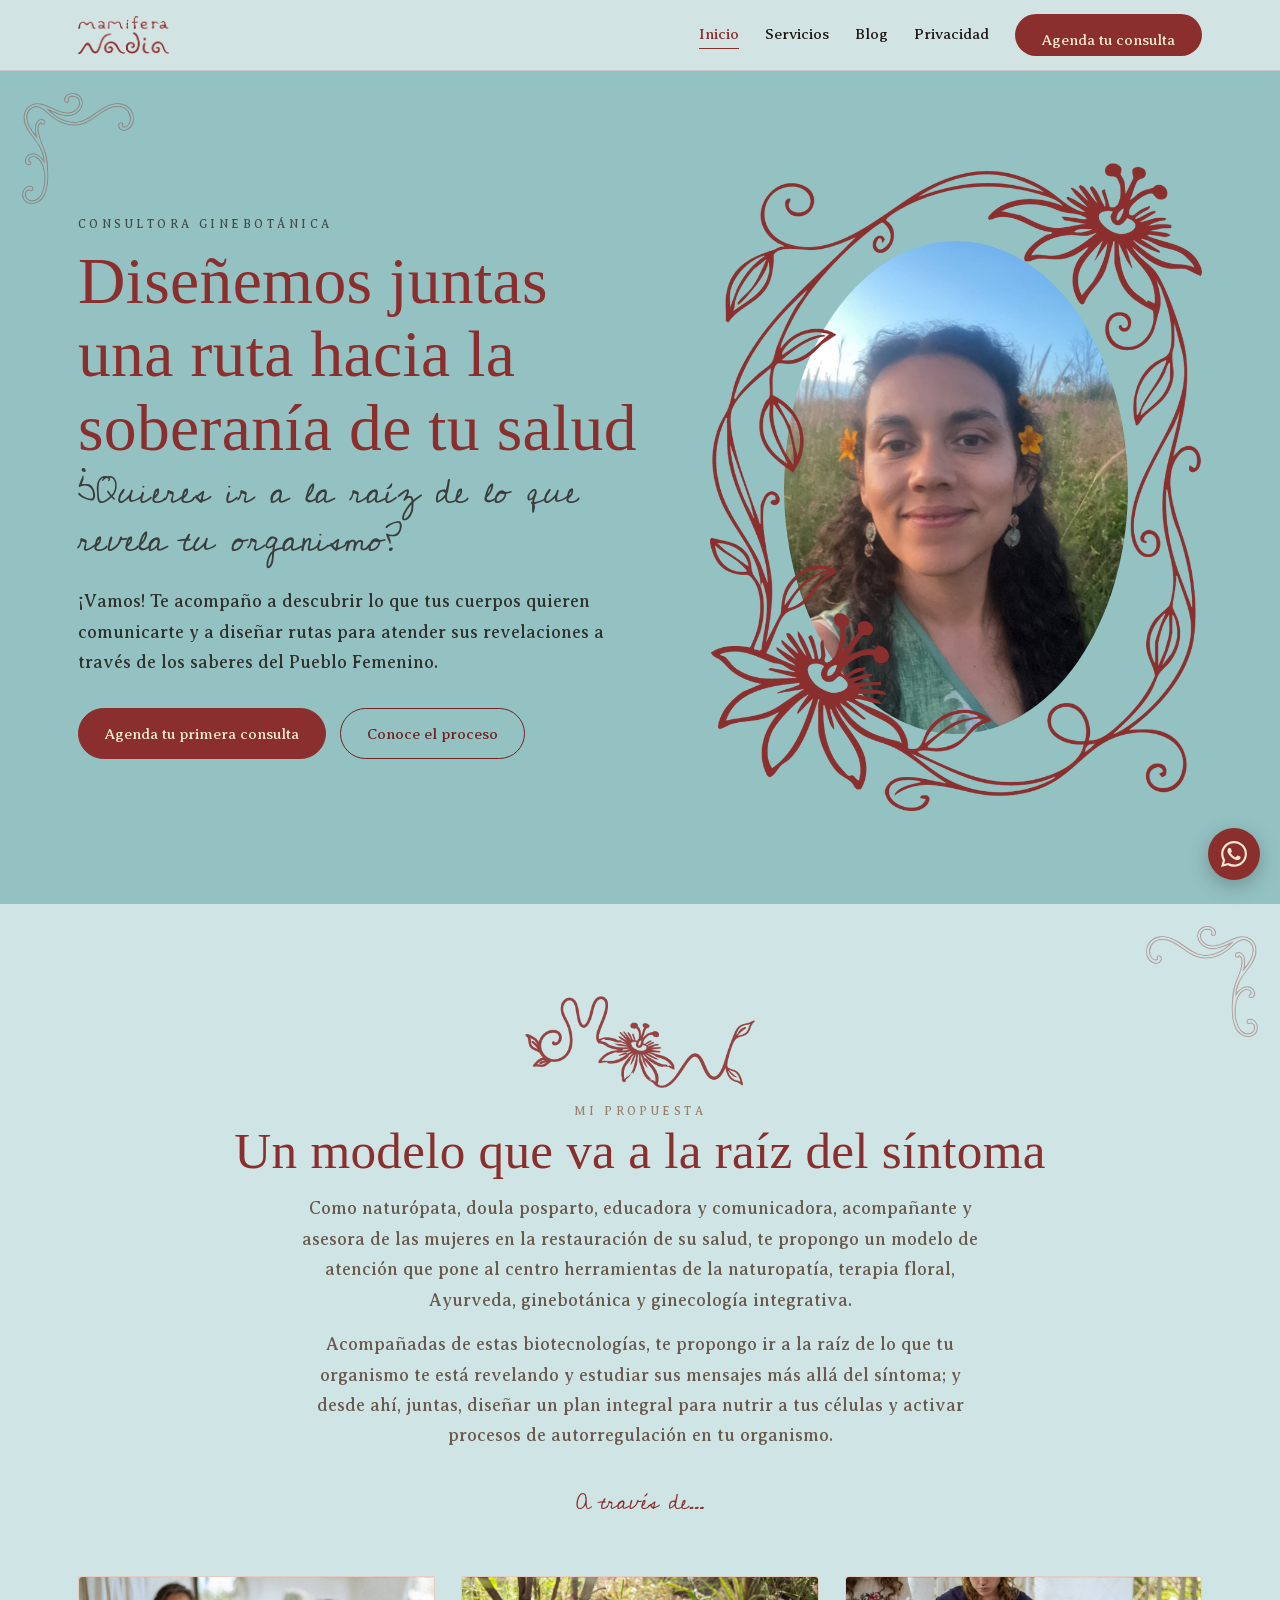
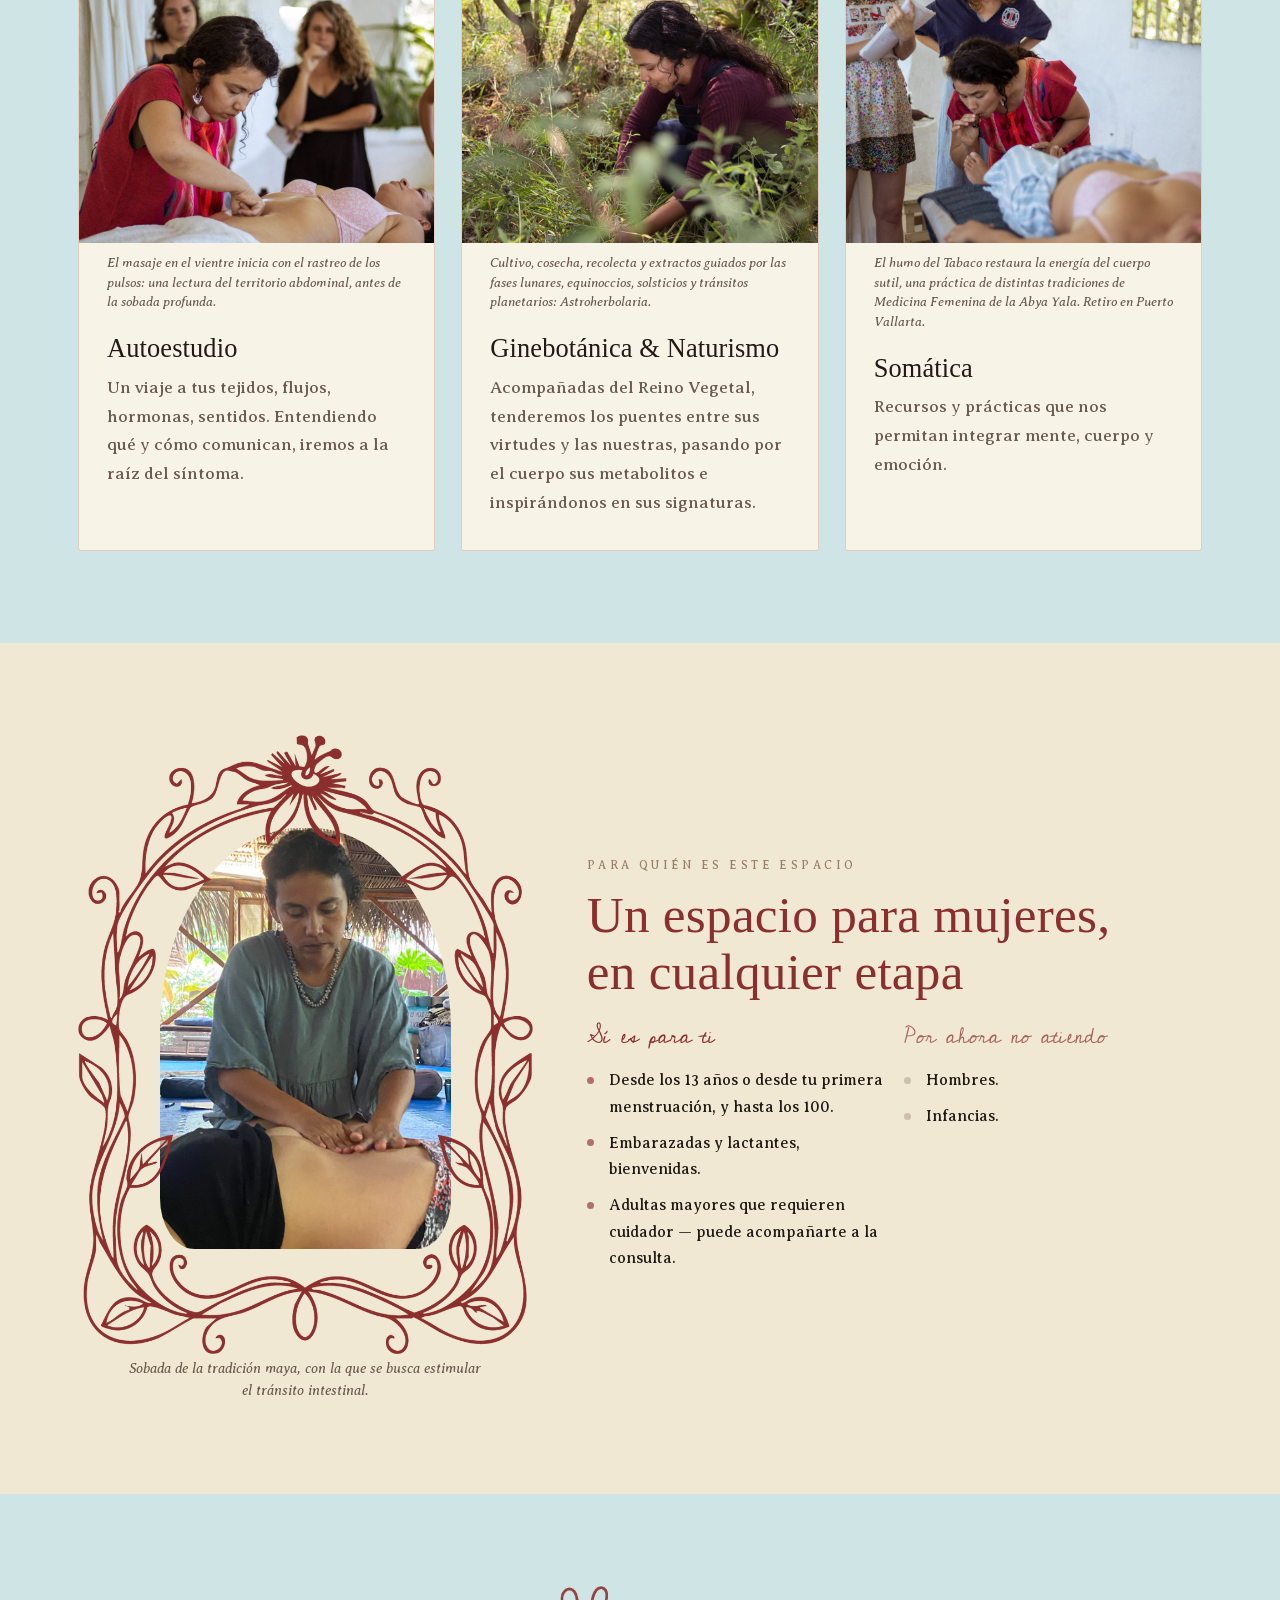
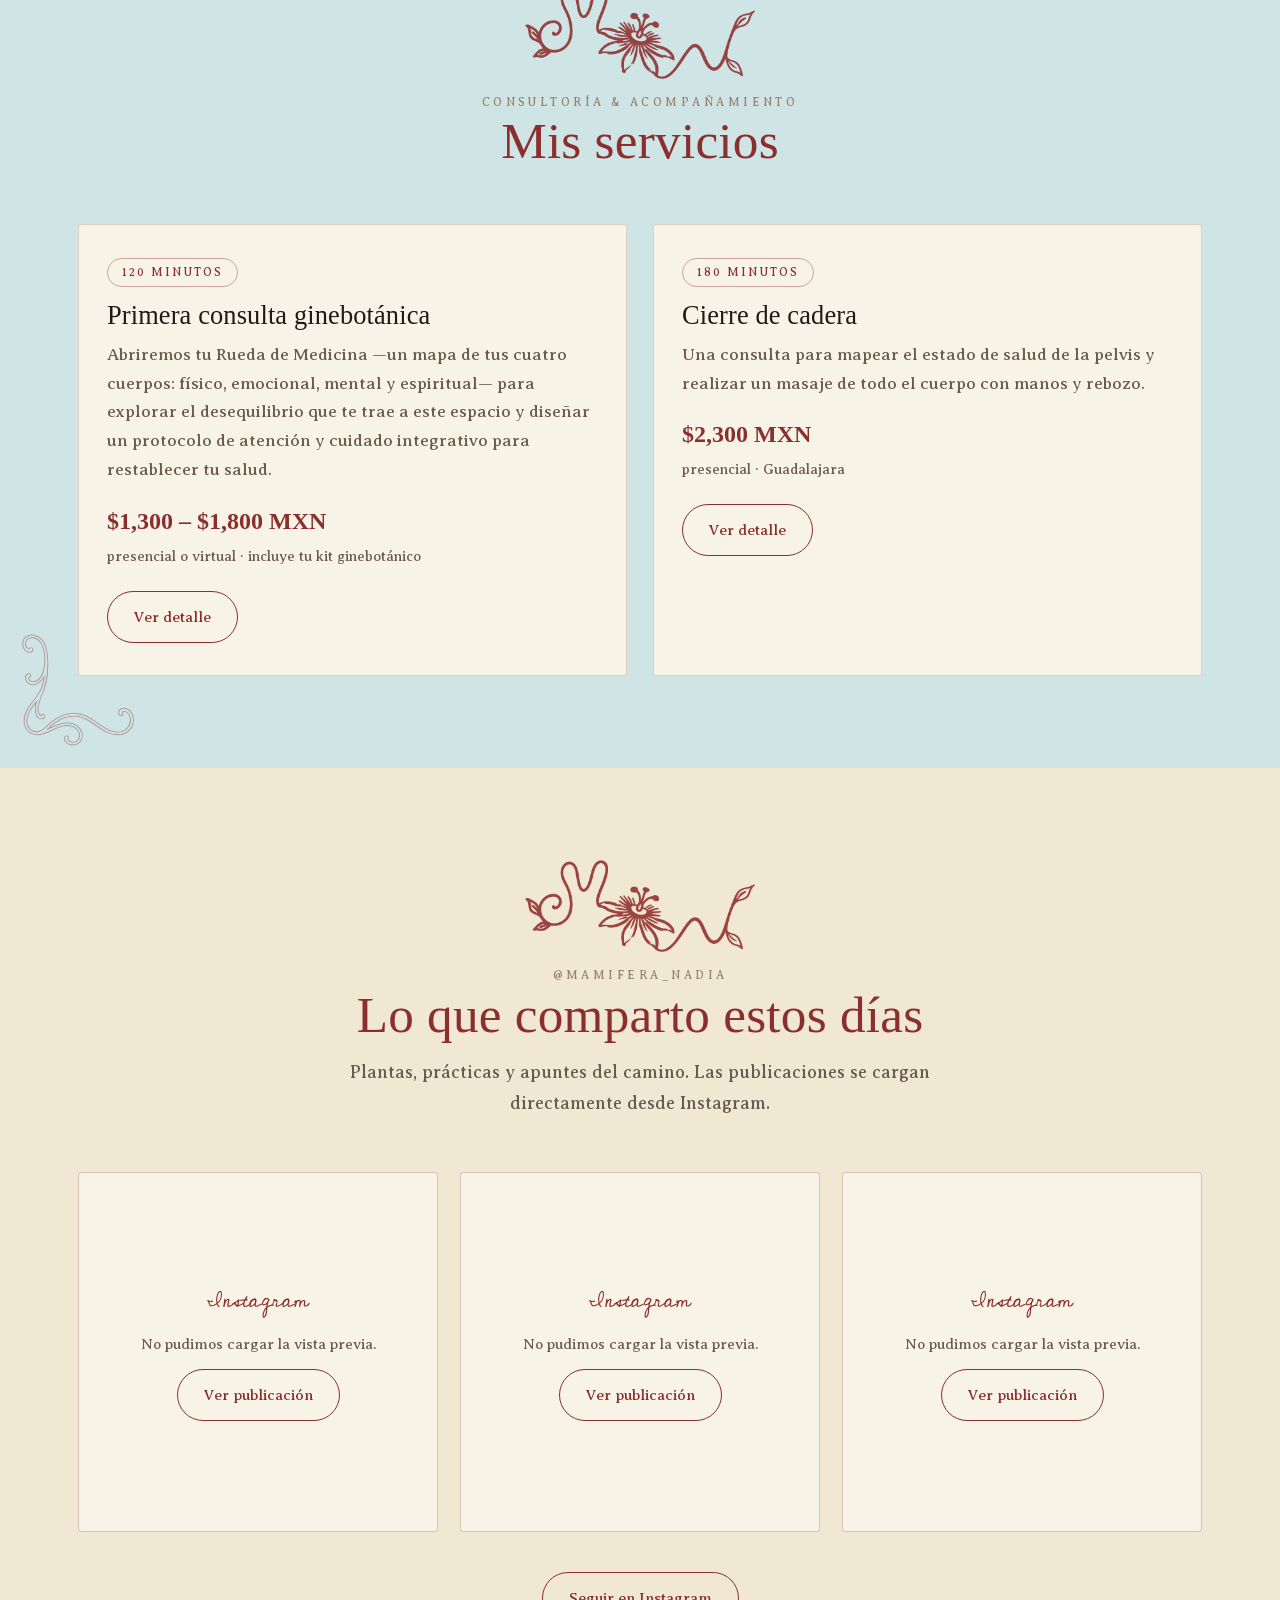
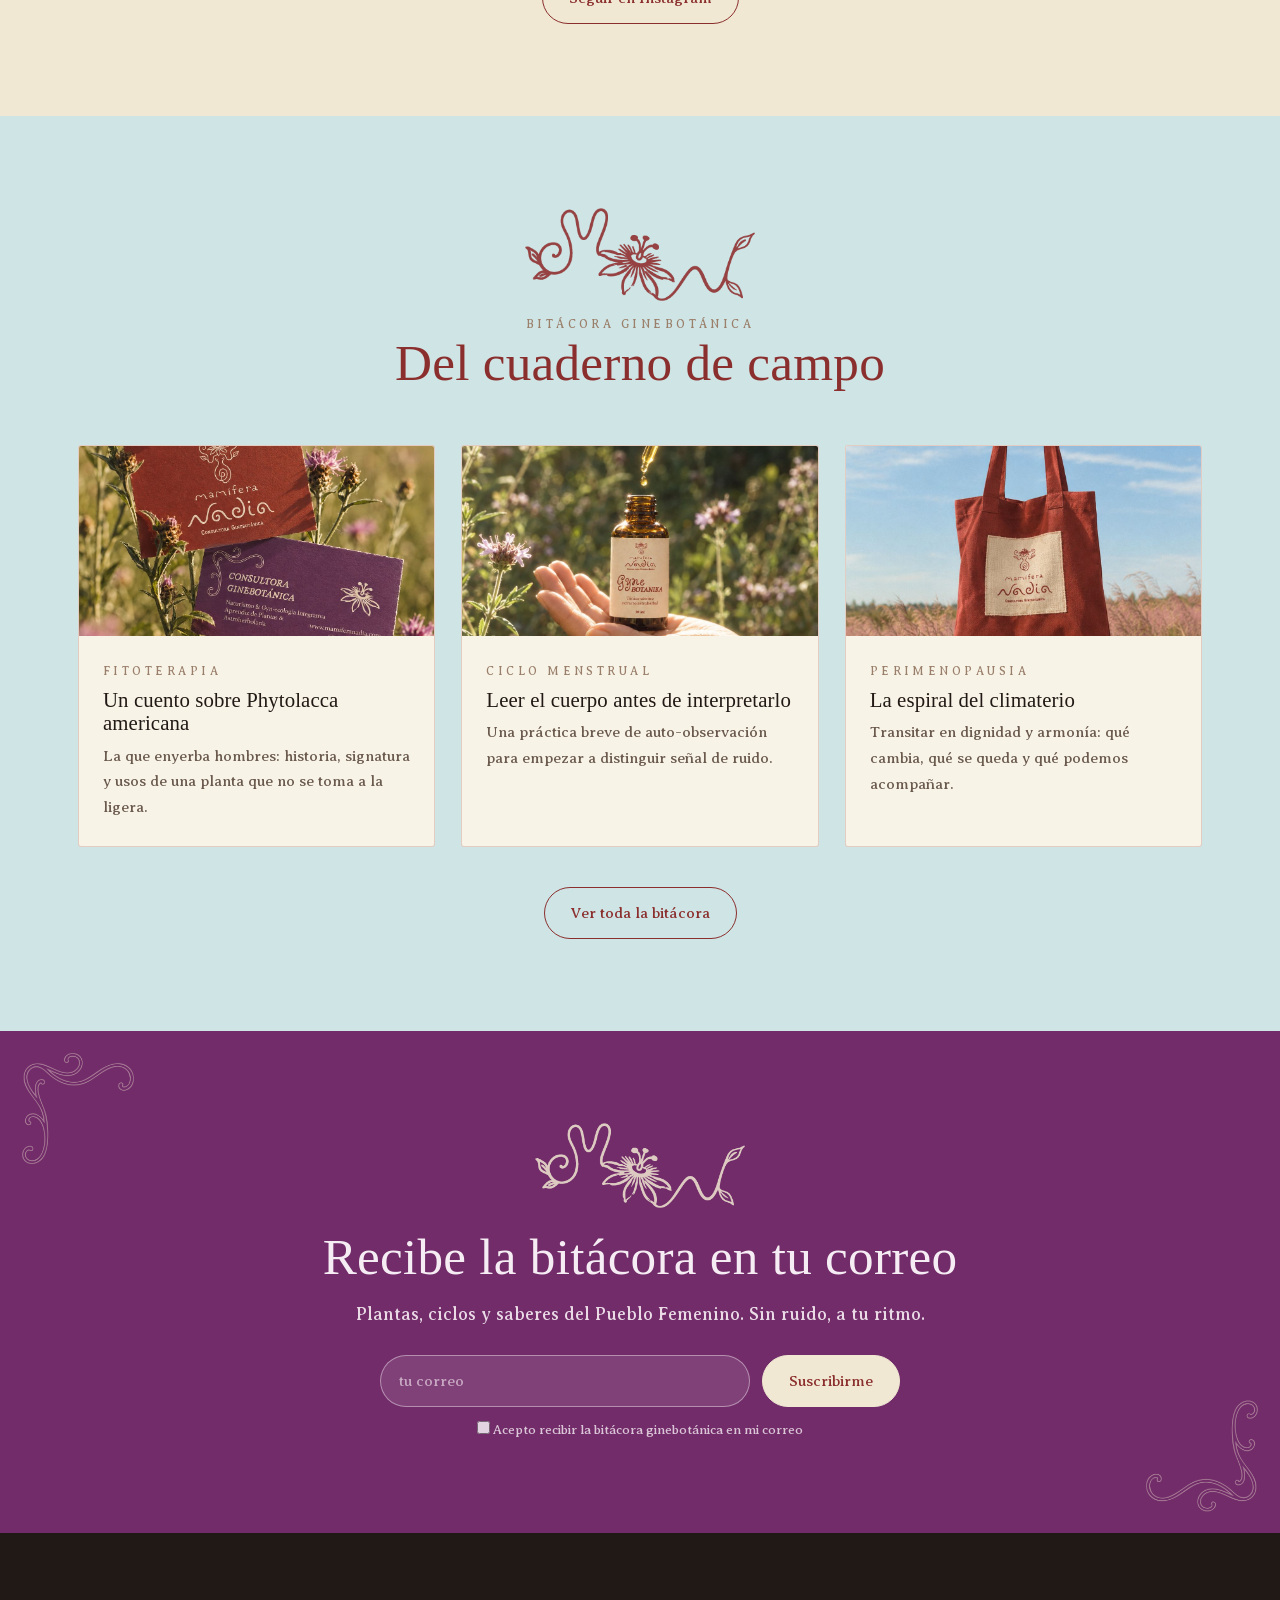
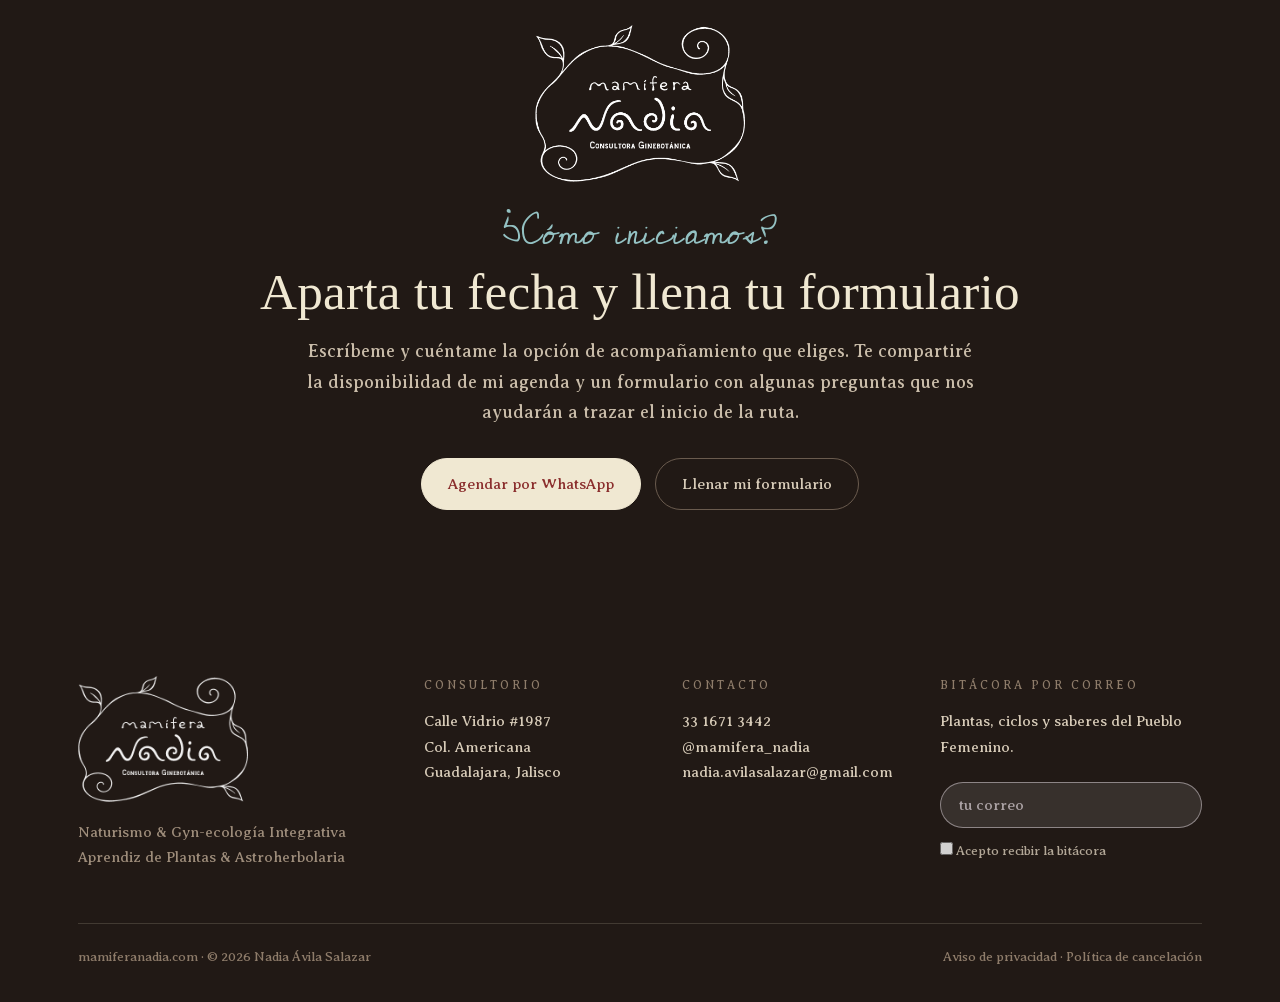
<file: index.html>
<!DOCTYPE html>
<html lang="es">
<head>
  <meta charset="UTF-8">
  <meta name="viewport" content="width=device-width, initial-scale=1">
  <title>mamifera Nadia · Consultora Ginebotánica</title>
  <!-- Borrador: evita que los buscadores indexen la vista previa.
       QUITAR al publicar en el dominio definitivo. -->
  <meta name="robots" content="noindex, nofollow">
  <meta name="description" content="Acompañamiento y consultoría ginebotánica para mujeres. Naturismo y ginecología integrativa en Guadalajara y en línea.">
  <link rel="icon" href="assets/img/logos/sello-rojo.png">
  <link rel="preconnect" href="https://fonts.googleapis.com">
  <link rel="preconnect" href="https://fonts.gstatic.com" crossorigin>
  <link href="https://fonts.googleapis.com/css2?family=Averia+Serif+Libre:ital,wght@0,300;0,400;0,700;1,300;1,400;1,700&amp;family=Cedarville+Cursive&amp;family=IM+Fell+English:ital@0;1&amp;display=swap" rel="stylesheet">
  <link rel="stylesheet" href="assets/css/estilos.css">
</head>
<body>

<!-- ===================== MENÚ ===================== -->
<header class="nav">
  <div class="wrap">
    <a class="brand" href="index.html">
      <img src="assets/img/logos/logo-rojo.png" alt="mamifera Nadia">
    </a>
    <button class="menu-btn" aria-label="Abrir menú" aria-expanded="false">
      <span></span><span></span><span></span>
    </button>
    <nav>
      <a href="index.html">Inicio</a>
      <a href="servicios.html">Servicios</a>
      <a href="blog.html">Blog</a>
      <a href="privacidad.html">Privacidad</a>
      <a class="btn" href="formulario.html">Agenda tu consulta</a>
    </nav>
  </div>
</header>

<!-- ===================== PORTADA ===================== -->
<section class="hero agua">
  <img class="esq tl" src="assets/img/ornamentos/esquina.png" alt="">
  <div class="wrap split izq">
    <div>
      <p class="kicker">Consultora Ginebotánica</p>
      <h1 style="margin:10px 0 4px">Diseñemos juntas <br>una ruta hacia la <br>soberanía de tu salud</h1>
      <p class="mano" style="color:var(--tinta);opacity:.78;margin-bottom:22px">¿Quieres ir a la raíz de lo que revela tu organismo?</p>
      <p class="lead muted">¡Vamos! Te acompaño a descubrir lo que tus cuerpos quieren comunicarte y a diseñar
      rutas para atender sus revelaciones a través de los saberes del Pueblo Femenino.</p>
      <div style="display:flex;gap:14px;flex-wrap:wrap;margin-top:30px">
        <a class="btn" href="formulario.html">Agenda tu primera consulta</a>
        <a class="btn btn-ghost" href="servicios.html">Conoce el proceso</a>
      </div>
    </div>
    <div class="framed oval">
        <div class="ph" style="background-image:url(assets/img/fotos/nadia-retrato.jpg);background-position:50% 40%" role="img" aria-label="Nadia sonriendo en el campo, con flores de Tagetes tenuifolia en el cabello"></div>
        <img class="fr" src="assets/img/ornamentos/marco-oval-flor.png" alt="">
      </div>
  </div>
</section>

<!-- ===================== TRES PILARES ===================== -->
<section class="alt">
  <img class="esq tr" src="assets/img/ornamentos/esquina.png" alt="">
  <div class="wrap">
    <div class="sec-head">
      <img class="divisor" src="assets/img/logos/flor-rojo.png" alt="">
      <p class="kicker">Mi propuesta</p>
      <h2>Un modelo que va a la raíz del síntoma</h2>
      <p class="lead muted">Como naturópata, doula posparto, educadora y comunicadora, acompañante y asesora de las
      mujeres en la restauración de su salud, te propongo un modelo de atención que pone al centro herramientas
      de la naturopatía, terapia floral, Ayurveda, ginebotánica y ginecología integrativa.</p>
      <p class="lead muted">Acompañadas de estas biotecnologías, te propongo ir a la raíz de lo que tu organismo te está
      revelando y estudiar sus mensajes más allá del síntoma; y desde ahí, juntas, diseñar un plan integral para
      nutrir a tus células y activar procesos de autorregulación en tu organismo.</p>
      <p class="mano-sm" style="margin-top:34px">A través de…</p>
    </div>
    <div class="grid g3 deslizable">
      <article class="card">
        <figure>
          <div class="foto" style="background-image:url(assets/img/fotos/pulsos-vientre.jpg);background-position:32% center" role="img" aria-label="Nadia, con los ojos cerrados, soba el vientre de una mujer recostada"></div>
          <figcaption class="pie-foto">El masaje en el vientre inicia con el rastreo de los pulsos: una lectura
          del territorio abdominal, antes de la sobada profunda.</figcaption>
        </figure>
        <h3>Autoestudio</h3>
        <p class="muted">Un viaje a tus tejidos, flujos, hormonas, sentidos. Entendiendo qué y cómo comunican,
        iremos a la raíz del síntoma.</p>
      </article>
      <article class="card">
        <figure>
          <div class="foto" style="background-image:url(assets/img/fotos/recolecta.jpg);background-position:62% center" role="img" aria-label="Nadia recolecta plantas entre la hierba"></div>
          <figcaption class="pie-foto">Cultivo, cosecha, recolecta y extractos guiados por las fases lunares,
          equinoccios, solsticios y tránsitos planetarios: Astroherbolaria.</figcaption>
        </figure>
        <h3>Ginebotánica &amp; Naturismo</h3>
        <p class="muted">Acompañadas del Reino Vegetal, tenderemos los puentes entre sus virtudes y las nuestras,
        pasando por el cuerpo sus metabolitos e inspirándonos en sus signaturas.</p>
      </article>
      <article class="card">
        <figure>
          <div class="foto" style="background-image:url(assets/img/fotos/tabaco.jpg);background-position:40% center" role="img" aria-label="Nadia sopla humo de tabaco sobre una mujer recostada, durante un retiro"></div>
          <figcaption class="pie-foto">El humo del Tabaco restaura la energía del cuerpo sutil, una práctica de
          distintas tradiciones de Medicina Femenina de la Abya Yala. Retiro en Puerto Vallarta.</figcaption>
        </figure>
        <h3>Somática</h3>
        <p class="muted">Recursos y prácticas que nos permitan integrar mente, cuerpo y emoción.</p>
      </article>
    </div>
  </div>
</section>

<!-- ===================== PARA QUIÉN ES ===================== -->
<section>
  <div class="wrap split izq">
    <figure>
      <div class="framed arco">
        <div class="ph" style="background-image:url(assets/img/fotos/sobada-maya.jpg);background-position:50% 30%" role="img" aria-label="Nadia soba el abdomen de una mujer recostada"></div>
        <img class="fr" src="assets/img/ornamentos/marco-arco.png" alt="">
      </div>
      <figcaption class="pie">Sobada de la tradición maya, con la que se busca estimular el tránsito intestinal.</figcaption>
    </figure>
    <div>
      <p class="kicker">Para quién es este espacio</p>
      <h2 style="margin:10px 0 18px">Un espacio para mujeres,<br>en cualquier etapa</h2>
      <div class="grid g2" style="gap:20px">
        <div>
          <p class="mano-sm">Sí es para ti</p>
          <ul class="lista">
            <li>Desde los 13 años o desde tu primera menstruación, y hasta los 100.</li>
            <li>Embarazadas y lactantes, bienvenidas.</li>
            <li>Adultas mayores que requieren cuidador — puede acompañarte a la consulta.</li>
          </ul>
        </div>
        <div>
          <p class="mano-sm" style="opacity:.7">Por ahora no atiendo</p>
          <ul class="lista no"><li>Hombres.</li><li>Infancias.</li></ul>
        </div>
      </div>
    </div>
  </div>
</section>

<!-- ===================== SERVICIOS ===================== -->
<section class="alt">
  <img class="esq bl" src="assets/img/ornamentos/esquina.png" alt="">
  <div class="wrap">
    <div class="sec-head">
      <img class="divisor" src="assets/img/logos/flor-rojo.png" alt="">
      <p class="kicker">Consultoría &amp; acompañamiento</p>
      <h2>Mis servicios</h2>
    </div>
    <div class="grid g2">
      <article class="card">
        <span class="pill">120 minutos</span>
        <h3>Primera consulta ginebotánica</h3>
        <p class="muted">Abriremos tu Rueda de Medicina —un mapa de tus cuatro cuerpos: físico, emocional, mental
        y espiritual— para explorar el desequilibrio que te trae a este espacio y diseñar un protocolo de atención
        y cuidado integrativo para restablecer tu salud.</p>
        <p style="margin-top:16px"><b class="precio-grande">$1,300 – $1,800 MXN</b><br>
        <span class="muted" style="font-size:.9rem">presencial o virtual · incluye tu kit ginebotánico</span></p>
        <p style="margin-top:20px"><a class="btn btn-ghost" href="servicios.html">Ver detalle</a></p>
      </article>
      <article class="card">
        <span class="pill">180 minutos</span>
        <h3>Cierre de cadera</h3>
        <p class="muted">Una consulta para mapear el estado de salud de la pelvis y realizar un masaje
        de todo el cuerpo con manos y rebozo.</p>
        <p style="margin-top:16px"><b class="precio-grande">$2,300 MXN</b><br>
        <span class="muted" style="font-size:.9rem">presencial · Guadalajara</span></p>
        <p style="margin-top:20px"><a class="btn btn-ghost" href="servicios.html">Ver detalle</a></p>
      </article>
    </div>
  </div>
</section>

<!-- ===================== INSTAGRAM ===================== -->
<section>
  <div class="wrap">
    <div class="sec-head">
      <img class="divisor" src="assets/img/logos/flor-rojo.png" alt="">
      <p class="kicker">@mamifera_nadia</p>
      <h2>Lo que comparto estos días</h2>
      <p class="lead muted">Plantas, prácticas y apuntes del camino. Las publicaciones se cargan
      directamente desde Instagram.</p>
    </div>
    <div class="ig-grid" data-instagram></div>
    <p class="center" style="margin-top:40px">
      <a class="btn btn-ghost" data-instagram-perfil href="https://www.instagram.com/mamifera_nadia/"
         target="_blank" rel="noopener">Seguir en Instagram</a>
    </p>
  </div>
</section>

<!-- ===================== BLOG ===================== -->
<section class="alt">
  <div class="wrap">
    <div class="sec-head">
      <img class="divisor" src="assets/img/logos/flor-rojo.png" alt="">
      <p class="kicker">Bitácora ginebotánica</p>
      <h2>Del cuaderno de campo</h2>
    </div>
    <div class="grid g3">
      <article class="post">
        <div class="img" style="background-image:url(assets/img/fotos/tarjetas.jpg)"></div>
        <div class="cuerpo">
          <p class="kicker">Fitoterapia</p>
          <h3>Un cuento sobre Phytolacca americana</h3>
          <p class="muted" style="font-size:.95rem">La que enyerba hombres: historia, signatura y usos
          de una planta que no se toma a la ligera.</p>
        </div>
      </article>
      <article class="post">
        <div class="img" style="background-image:url(assets/img/fotos/tonico.jpg)"></div>
        <div class="cuerpo">
          <p class="kicker">Ciclo menstrual</p>
          <h3>Leer el cuerpo antes de interpretarlo</h3>
          <p class="muted" style="font-size:.95rem">Una práctica breve de auto-observación para empezar
          a distinguir señal de ruido.</p>
        </div>
      </article>
      <article class="post">
        <div class="img" style="background-image:url(assets/img/fotos/bolsa.jpg)"></div>
        <div class="cuerpo">
          <p class="kicker">Perimenopausia</p>
          <h3>La espiral del climaterio</h3>
          <p class="muted" style="font-size:.95rem">Transitar en dignidad y armonía: qué cambia,
          qué se queda y qué podemos acompañar.</p>
        </div>
      </article>
    </div>
    <p class="center" style="margin-top:40px"><a class="btn btn-ghost" href="blog.html">Ver toda la bitácora</a></p>
  </div>
</section>

<!-- ===================== SUSCRIPCIÓN ===================== -->
<section class="morado">
  <img class="esq tl" src="assets/img/ornamentos/esquina-crema.png" alt="">
  <img class="esq br" src="assets/img/ornamentos/esquina-crema.png" alt="">
  <div class="wrap center">
    <img class="divisor" src="assets/img/logos/flor-crema.png" style="width:210px;margin-bottom:20px" alt="">
    <h2>Recibe la bitácora en tu correo</h2>
    <p class="lead" style="margin:14px auto 0;opacity:.9">Plantas, ciclos y saberes del Pueblo Femenino.
    Sin ruido, a tu ritmo.</p>
    <form class="sus" style="margin:26px auto 0" onsubmit="return false">
      <label class="sr-only" for="correo">Tu correo</label>
      <input id="correo" type="email" placeholder="tu correo" required>
      <button class="btn btn-claro" type="submit">Suscribirme</button>
    </form>
    <label class="consent"><input type="checkbox" required> Acepto recibir la bitácora ginebotánica en mi correo</label>
  </div>
</section>

<!-- ===================== CIERRE ===================== -->
<section id="agendar" class="oscuro">
  <div class="wrap center">
    <img src="assets/img/logos/logo-blanco.png" style="width:210px;margin:0 auto 28px" alt="">
    <p class="mano" style="color:var(--agua)">¿Cómo iniciamos?</p>
    <h2 style="margin:6px 0 16px">Aparta tu fecha y llena tu formulario</h2>
    <p class="lead" style="margin:0 auto;color:#C9BCA9">Escríbeme y cuéntame la opción de acompañamiento que eliges.
    Te compartiré la disponibilidad de mi agenda y un formulario con algunas preguntas que nos ayudarán a trazar
    el inicio de la ruta.</p>
    <div style="display:flex;gap:14px;flex-wrap:wrap;justify-content:center;margin-top:30px">
      <a class="btn btn-claro" href="https://wa.me/523316713442">Agendar por WhatsApp</a>
      <a class="btn btn-linea" href="formulario.html">Llenar mi formulario</a>
    </div>
  </div>
</section>

<!-- ===================== PIE ===================== -->
<footer>
  <div class="wrap">
    <div class="cols">
      <div>
        <img class="logo" src="assets/img/logos/logo-blanco.png" alt="mamifera Nadia">
        <p style="color:#9D8C7A">Naturismo &amp; Gyn-ecología Integrativa<br>
        Aprendiz de Plantas &amp; Astroherbolaria</p>
      </div>
      <div>
        <h4>Consultorio</h4>
        Calle Vidrio #1987<br>Col. Americana<br>Guadalajara, Jalisco
      </div>
      <div>
        <h4>Contacto</h4>
        <a href="https://wa.me/523316713442">33 1671 3442</a><br>
        <a href="https://www.instagram.com/mamifera_nadia/">@mamifera_nadia</a><br>
        <a href="mailto:nadia.avilasalazar@gmail.com">nadia.avilasalazar@gmail.com</a>
      </div>
      <div>
        <h4>Bitácora por correo</h4>
        <p style="margin-bottom:10px">Plantas, ciclos y saberes del Pueblo Femenino.</p>
        <form class="sus" style="max-width:none" onsubmit="return false">
          <label class="sr-only" for="pie-correo">Tu correo</label>
          <input id="pie-correo" type="email" placeholder="tu correo" required>
        </form>
        <label class="consent"><input type="checkbox"> Acepto recibir la bitácora</label>
      </div>
    </div>
    <div class="fin">
      <span>mamiferanadia.com · © <span data-anio>2026</span> Nadia Ávila Salazar</span>
      <span><a href="privacidad.html">Aviso de privacidad</a> ·
            <a href="privacidad.html#cancelacion">Política de cancelación</a></span>
    </div>
  </div>
</footer>

<a class="wa" href="https://wa.me/523316713442" aria-label="Escríbeme por WhatsApp" title="Escríbeme por WhatsApp">
  <svg viewBox="0 0 24 24" aria-hidden="true"><path d="M17.472 14.382c-.297-.149-1.758-.867-2.03-.967-.273-.099-.471-.148-.67.15-.197.297-.767.966-.94 1.164-.173.199-.347.223-.644.075-.297-.15-1.255-.463-2.39-1.475-.883-.788-1.48-1.761-1.653-2.059-.173-.297-.018-.458.13-.606.134-.133.298-.347.446-.52.149-.174.198-.298.298-.497.099-.198.05-.371-.025-.52-.075-.149-.669-1.612-.916-2.207-.242-.579-.487-.5-.669-.51-.173-.008-.371-.01-.57-.01-.198 0-.52.074-.792.372-.272.297-1.04 1.016-1.04 2.479 0 1.462 1.065 2.875 1.213 3.074.149.198 2.096 3.2 5.077 4.487.709.306 1.262.489 1.694.625.712.227 1.36.195 1.871.118.571-.085 1.758-.719 2.006-1.413.248-.694.248-1.289.173-1.413-.074-.124-.272-.198-.57-.347m-5.421 7.403h-.004a9.87 9.87 0 01-5.031-1.378l-.361-.214-3.741.982.998-3.648-.235-.374a9.86 9.86 0 01-1.51-5.26c.001-5.45 4.436-9.884 9.888-9.884 2.64 0 5.122 1.03 6.988 2.898a9.825 9.825 0 012.893 6.994c-.003 5.45-4.437 9.884-9.885 9.884m8.413-18.297A11.815 11.815 0 0012.05 0C5.495 0 .16 5.335.157 11.892c0 2.096.547 4.142 1.588 5.945L.057 24l6.305-1.654a11.882 11.882 0 005.683 1.448h.005c6.554 0 11.89-5.335 11.893-11.893a11.821 11.821 0 00-3.48-8.413Z"/></svg>
</a>
<script type="module" src="assets/js/main.js"></script>
</body>
</html>
</file>
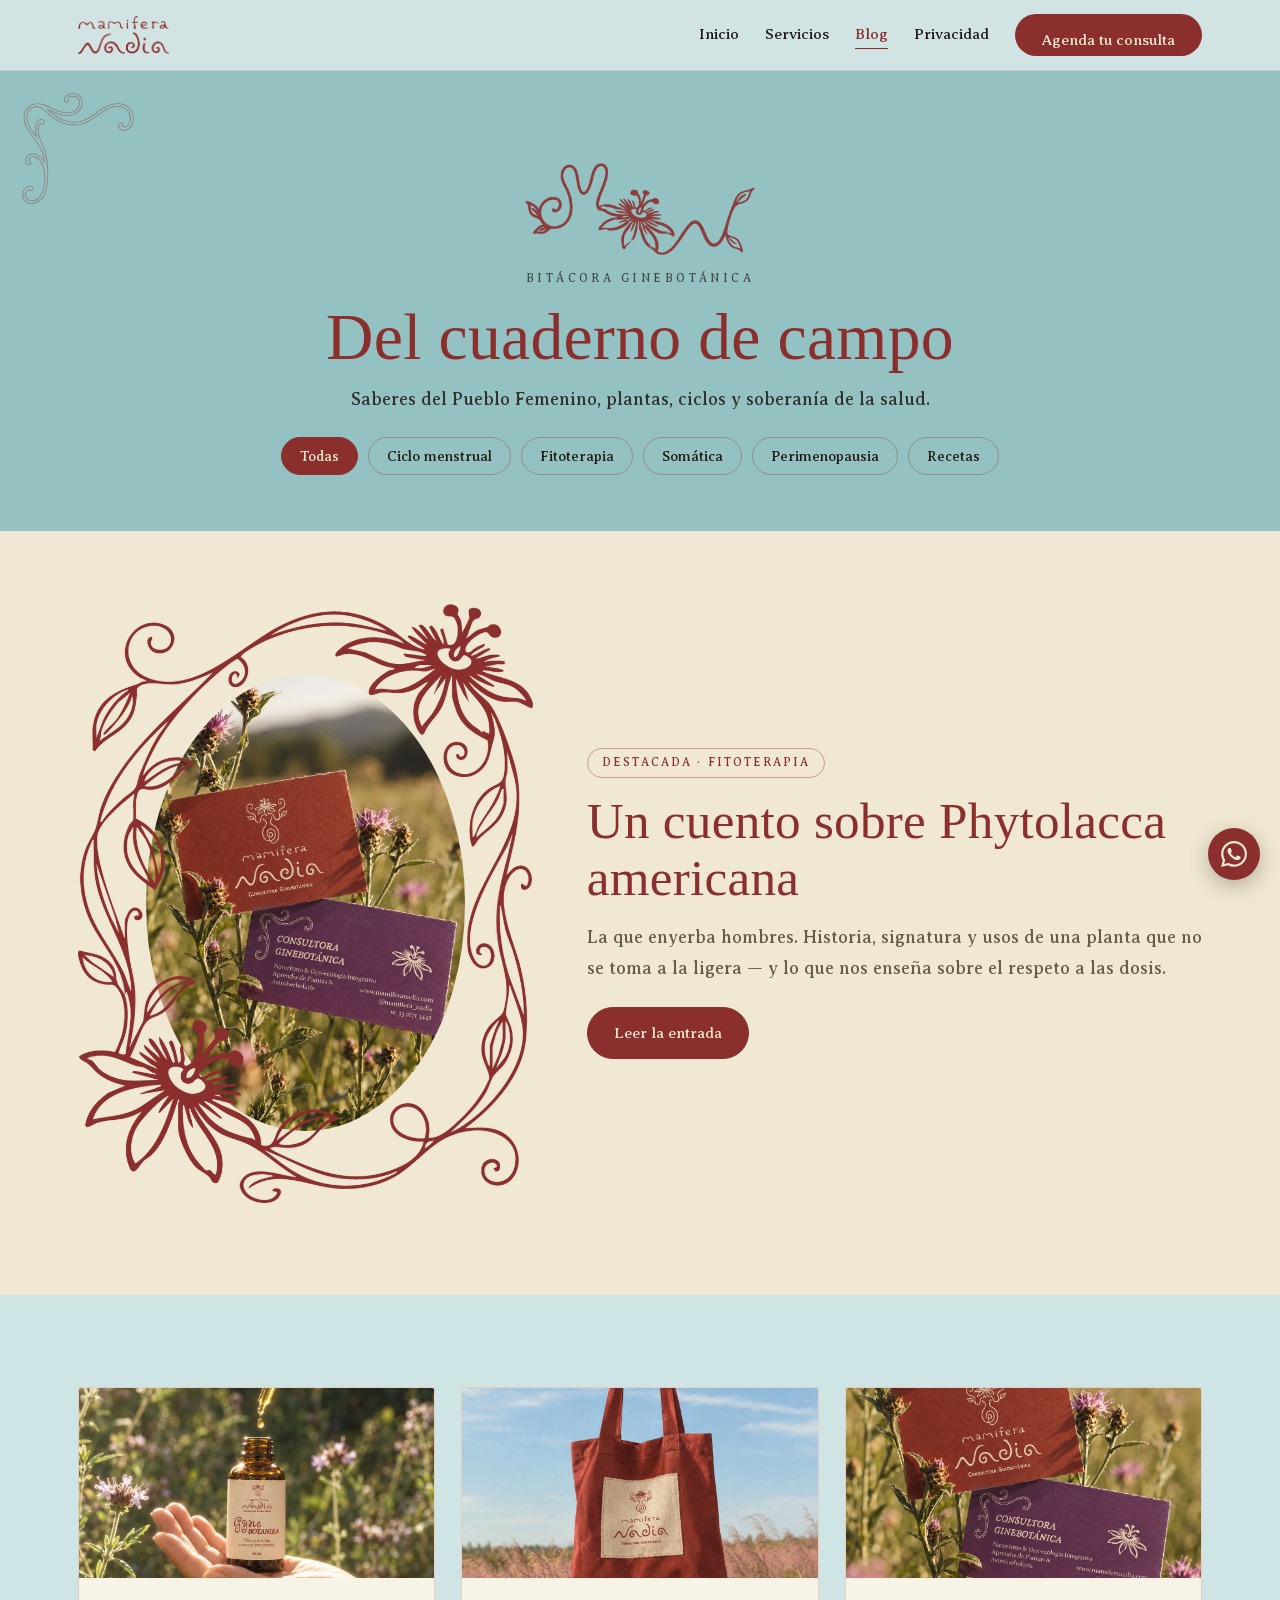
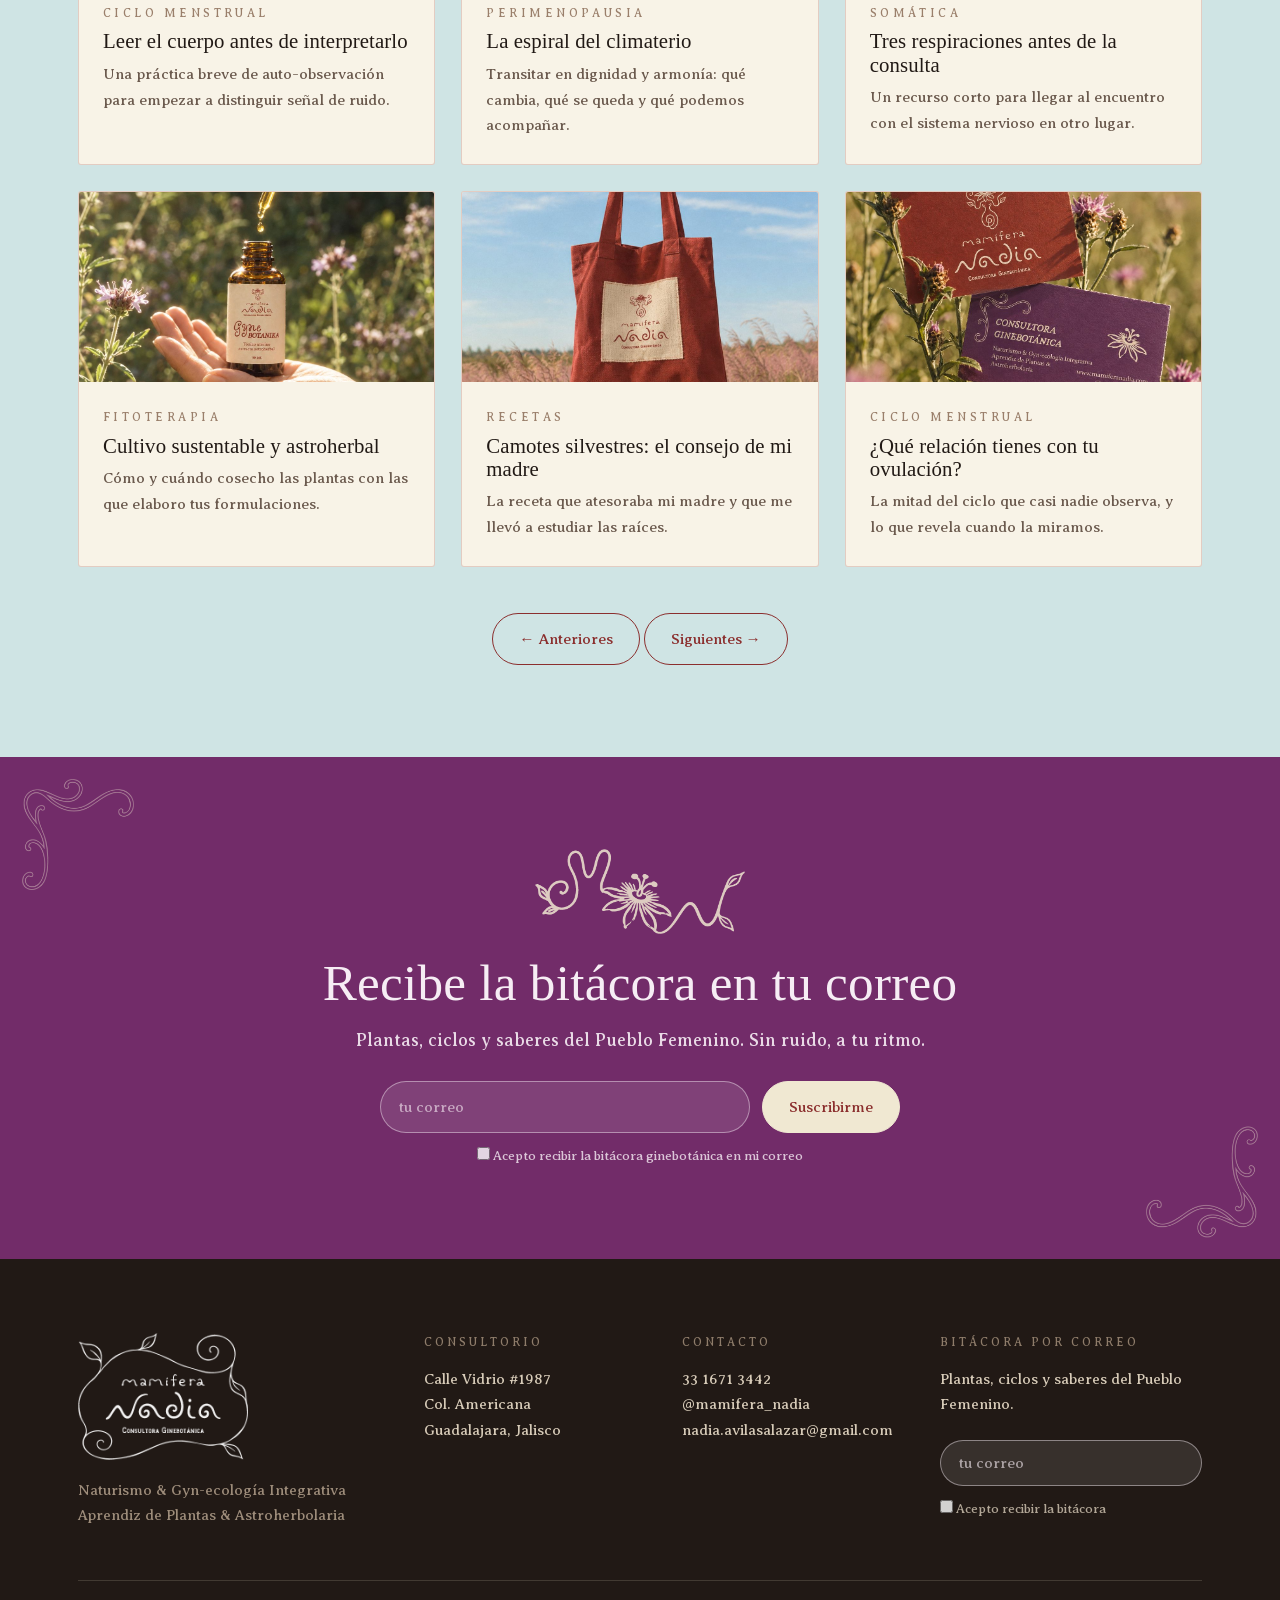
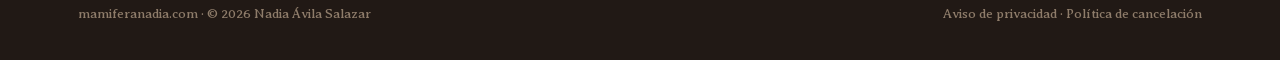
<file: blog.html>
<!DOCTYPE html>
<html lang="es">
<head>
  <meta charset="UTF-8">
  <meta name="viewport" content="width=device-width, initial-scale=1">
  <title>Bitácora · mamifera Nadia</title>
  <!-- Borrador: evita que los buscadores indexen la vista previa.
       QUITAR al publicar en el dominio definitivo. -->
  <meta name="robots" content="noindex, nofollow">
  <meta name="description" content="Plantas, ciclos y saberes del Pueblo Femenino. La bitácora ginebotánica de Nadia Ávila.">
  <link rel="icon" href="assets/img/logos/sello-rojo.png">
  <link rel="preconnect" href="https://fonts.googleapis.com">
  <link rel="preconnect" href="https://fonts.gstatic.com" crossorigin>
  <link href="https://fonts.googleapis.com/css2?family=Averia+Serif+Libre:ital,wght@0,300;0,400;0,700;1,300;1,400;1,700&amp;family=Cedarville+Cursive&amp;family=IM+Fell+English:ital@0;1&amp;display=swap" rel="stylesheet">
  <link rel="stylesheet" href="assets/css/estilos.css">
</head>
<body>

<!-- ===================== MENÚ ===================== -->
<header class="nav">
  <div class="wrap">
    <a class="brand" href="index.html">
      <img src="assets/img/logos/logo-rojo.png" alt="mamifera Nadia">
    </a>
    <button class="menu-btn" aria-label="Abrir menú" aria-expanded="false">
      <span></span><span></span><span></span>
    </button>
    <nav>
      <a href="index.html">Inicio</a>
      <a href="servicios.html">Servicios</a>
      <a href="blog.html">Blog</a>
      <a href="privacidad.html">Privacidad</a>
      <a class="btn" href="formulario.html">Agenda tu consulta</a>
    </nav>
  </div>
</header>

<section class="agua" style="padding-bottom:56px">
  <img class="esq tl" src="assets/img/ornamentos/esquina.png" alt="">
  <div class="wrap center">
    <img class="divisor" src="assets/img/logos/flor-rojo.png" alt="">
    <p class="kicker">Bitácora ginebotánica</p>
    <h1 style="margin:12px 0 10px">Del cuaderno de campo</h1>
    <p class="lead muted" style="margin:0 auto">Saberes del Pueblo Femenino, plantas, ciclos
    y soberanía de la salud.</p>
    <nav class="categorias" aria-label="Categorías">
      <a href="#" aria-current="page">Todas</a>
      <a href="#">Ciclo menstrual</a>
      <a href="#">Fitoterapia</a>
      <a href="#">Somática</a>
      <a href="#">Perimenopausia</a>
      <a href="#">Recetas</a>
    </nav>
    <!-- TODO: las categorías definitivas están pendientes de confirmar con Nadia -->
  </div>
</section>

<!-- ---------- ENTRADA DESTACADA ---------- -->
<section style="padding-top:72px">
  <div class="wrap split izq">
    <div class="framed oval">
      <div class="ph" style="background-image:url(assets/img/fotos/tarjetas.jpg)"></div>
      <img class="fr" src="assets/img/ornamentos/marco-oval-flor.png" alt="">
    </div>
    <div>
      <span class="pill">Destacada · Fitoterapia</span>
      <h2>Un cuento sobre Phytolacca americana</h2>
      <p class="lead muted" style="margin-top:16px">La que enyerba hombres. Historia, signatura y usos de
      una planta que no se toma a la ligera — y lo que nos enseña sobre el respeto a las dosis.</p>
      <p style="margin-top:24px"><a class="btn" href="#">Leer la entrada</a></p>
    </div>
  </div>
</section>

<!-- ---------- LISTADO ---------- -->
<section class="alt">
  <div class="wrap">
    <div class="grid g3">
      <article class="post">
        <a href="#"><div class="img" style="background-image:url(assets/img/fotos/tonico.jpg)"></div></a>
        <div class="cuerpo">
          <p class="kicker">Ciclo menstrual</p>
          <h3><a href="#">Leer el cuerpo antes de interpretarlo</a></h3>
          <p class="muted" style="font-size:.95rem">Una práctica breve de auto-observación para empezar a distinguir señal de ruido.</p>
        </div>
      </article>
      <article class="post">
        <a href="#"><div class="img" style="background-image:url(assets/img/fotos/bolsa.jpg)"></div></a>
        <div class="cuerpo">
          <p class="kicker">Perimenopausia</p>
          <h3><a href="#">La espiral del climaterio</a></h3>
          <p class="muted" style="font-size:.95rem">Transitar en dignidad y armonía: qué cambia, qué se queda y qué podemos acompañar.</p>
        </div>
      </article>
      <article class="post">
        <a href="#"><div class="img" style="background-image:url(assets/img/fotos/tarjetas.jpg)"></div></a>
        <div class="cuerpo">
          <p class="kicker">Somática</p>
          <h3><a href="#">Tres respiraciones antes de la consulta</a></h3>
          <p class="muted" style="font-size:.95rem">Un recurso corto para llegar al encuentro con el sistema nervioso en otro lugar.</p>
        </div>
      </article>
      <article class="post">
        <a href="#"><div class="img" style="background-image:url(assets/img/fotos/tonico.jpg)"></div></a>
        <div class="cuerpo">
          <p class="kicker">Fitoterapia</p>
          <h3><a href="#">Cultivo sustentable y astroherbal</a></h3>
          <p class="muted" style="font-size:.95rem">Cómo y cuándo cosecho las plantas con las que elaboro tus formulaciones.</p>
        </div>
      </article>
      <article class="post">
        <a href="#"><div class="img" style="background-image:url(assets/img/fotos/bolsa.jpg)"></div></a>
        <div class="cuerpo">
          <p class="kicker">Recetas</p>
          <h3><a href="#">Camotes silvestres: el consejo de mi madre</a></h3>
          <p class="muted" style="font-size:.95rem">La receta que atesoraba mi madre y que me llevó a estudiar las raíces.</p>
        </div>
      </article>
      <article class="post">
        <a href="#"><div class="img" style="background-image:url(assets/img/fotos/tarjetas.jpg)"></div></a>
        <div class="cuerpo">
          <p class="kicker">Ciclo menstrual</p>
          <h3><a href="#">¿Qué relación tienes con tu ovulación?</a></h3>
          <p class="muted" style="font-size:.95rem">La mitad del ciclo que casi nadie observa, y lo que revela cuando la miramos.</p>
        </div>
      </article>
    </div>
    <p class="center" style="margin-top:46px">
      <a class="btn btn-ghost" href="#">← Anteriores</a>
      <a class="btn btn-ghost" href="#">Siguientes →</a>
    </p>
  </div>
</section>

<!-- ---------- SUSCRIPCIÓN ---------- -->
<section class="morado">
  <img class="esq tl" src="assets/img/ornamentos/esquina-crema.png" alt="">
  <img class="esq br" src="assets/img/ornamentos/esquina-crema.png" alt="">
  <div class="wrap center">
    <img class="divisor" src="assets/img/logos/flor-crema.png" style="width:210px;margin-bottom:20px" alt="">
    <h2>Recibe la bitácora en tu correo</h2>
    <p class="lead" style="margin:14px auto 0;opacity:.9">Plantas, ciclos y saberes del Pueblo Femenino.
    Sin ruido, a tu ritmo.</p>
    <form class="sus" style="margin:26px auto 0" onsubmit="return false">
      <label class="sr-only" for="correo-blog">Tu correo</label>
      <input id="correo-blog" type="email" placeholder="tu correo" required>
      <button class="btn btn-claro" type="submit">Suscribirme</button>
    </form>
    <label class="consent"><input type="checkbox" required> Acepto recibir la bitácora ginebotánica en mi correo</label>
  </div>
</section>

<!-- ===================== PIE ===================== -->
<footer>
  <div class="wrap">
    <div class="cols">
      <div>
        <img class="logo" src="assets/img/logos/logo-blanco.png" alt="mamifera Nadia">
        <p style="color:#9D8C7A">Naturismo &amp; Gyn-ecología Integrativa<br>
        Aprendiz de Plantas &amp; Astroherbolaria</p>
      </div>
      <div>
        <h4>Consultorio</h4>
        Calle Vidrio #1987<br>Col. Americana<br>Guadalajara, Jalisco
      </div>
      <div>
        <h4>Contacto</h4>
        <a href="https://wa.me/523316713442">33 1671 3442</a><br>
        <a href="https://www.instagram.com/mamifera_nadia/">@mamifera_nadia</a><br>
        <a href="mailto:nadia.avilasalazar@gmail.com">nadia.avilasalazar@gmail.com</a>
      </div>
      <div>
        <h4>Bitácora por correo</h4>
        <p style="margin-bottom:10px">Plantas, ciclos y saberes del Pueblo Femenino.</p>
        <form class="sus" style="max-width:none" onsubmit="return false">
          <label class="sr-only" for="pie-correo">Tu correo</label>
          <input id="pie-correo" type="email" placeholder="tu correo" required>
        </form>
        <label class="consent"><input type="checkbox"> Acepto recibir la bitácora</label>
      </div>
    </div>
    <div class="fin">
      <span>mamiferanadia.com · © <span data-anio>2026</span> Nadia Ávila Salazar</span>
      <span><a href="privacidad.html">Aviso de privacidad</a> ·
            <a href="privacidad.html#cancelacion">Política de cancelación</a></span>
    </div>
  </div>
</footer>

<a class="wa" href="https://wa.me/523316713442" aria-label="Escríbeme por WhatsApp" title="Escríbeme por WhatsApp">
  <svg viewBox="0 0 24 24" aria-hidden="true"><path d="M17.472 14.382c-.297-.149-1.758-.867-2.03-.967-.273-.099-.471-.148-.67.15-.197.297-.767.966-.94 1.164-.173.199-.347.223-.644.075-.297-.15-1.255-.463-2.39-1.475-.883-.788-1.48-1.761-1.653-2.059-.173-.297-.018-.458.13-.606.134-.133.298-.347.446-.52.149-.174.198-.298.298-.497.099-.198.05-.371-.025-.52-.075-.149-.669-1.612-.916-2.207-.242-.579-.487-.5-.669-.51-.173-.008-.371-.01-.57-.01-.198 0-.52.074-.792.372-.272.297-1.04 1.016-1.04 2.479 0 1.462 1.065 2.875 1.213 3.074.149.198 2.096 3.2 5.077 4.487.709.306 1.262.489 1.694.625.712.227 1.36.195 1.871.118.571-.085 1.758-.719 2.006-1.413.248-.694.248-1.289.173-1.413-.074-.124-.272-.198-.57-.347m-5.421 7.403h-.004a9.87 9.87 0 01-5.031-1.378l-.361-.214-3.741.982.998-3.648-.235-.374a9.86 9.86 0 01-1.51-5.26c.001-5.45 4.436-9.884 9.888-9.884 2.64 0 5.122 1.03 6.988 2.898a9.825 9.825 0 012.893 6.994c-.003 5.45-4.437 9.884-9.885 9.884m8.413-18.297A11.815 11.815 0 0012.05 0C5.495 0 .16 5.335.157 11.892c0 2.096.547 4.142 1.588 5.945L.057 24l6.305-1.654a11.882 11.882 0 005.683 1.448h.005c6.554 0 11.89-5.335 11.893-11.893a11.821 11.821 0 00-3.48-8.413Z"/></svg>
</a>
<script type="module" src="assets/js/main.js"></script>
</body>
</html>
</file>
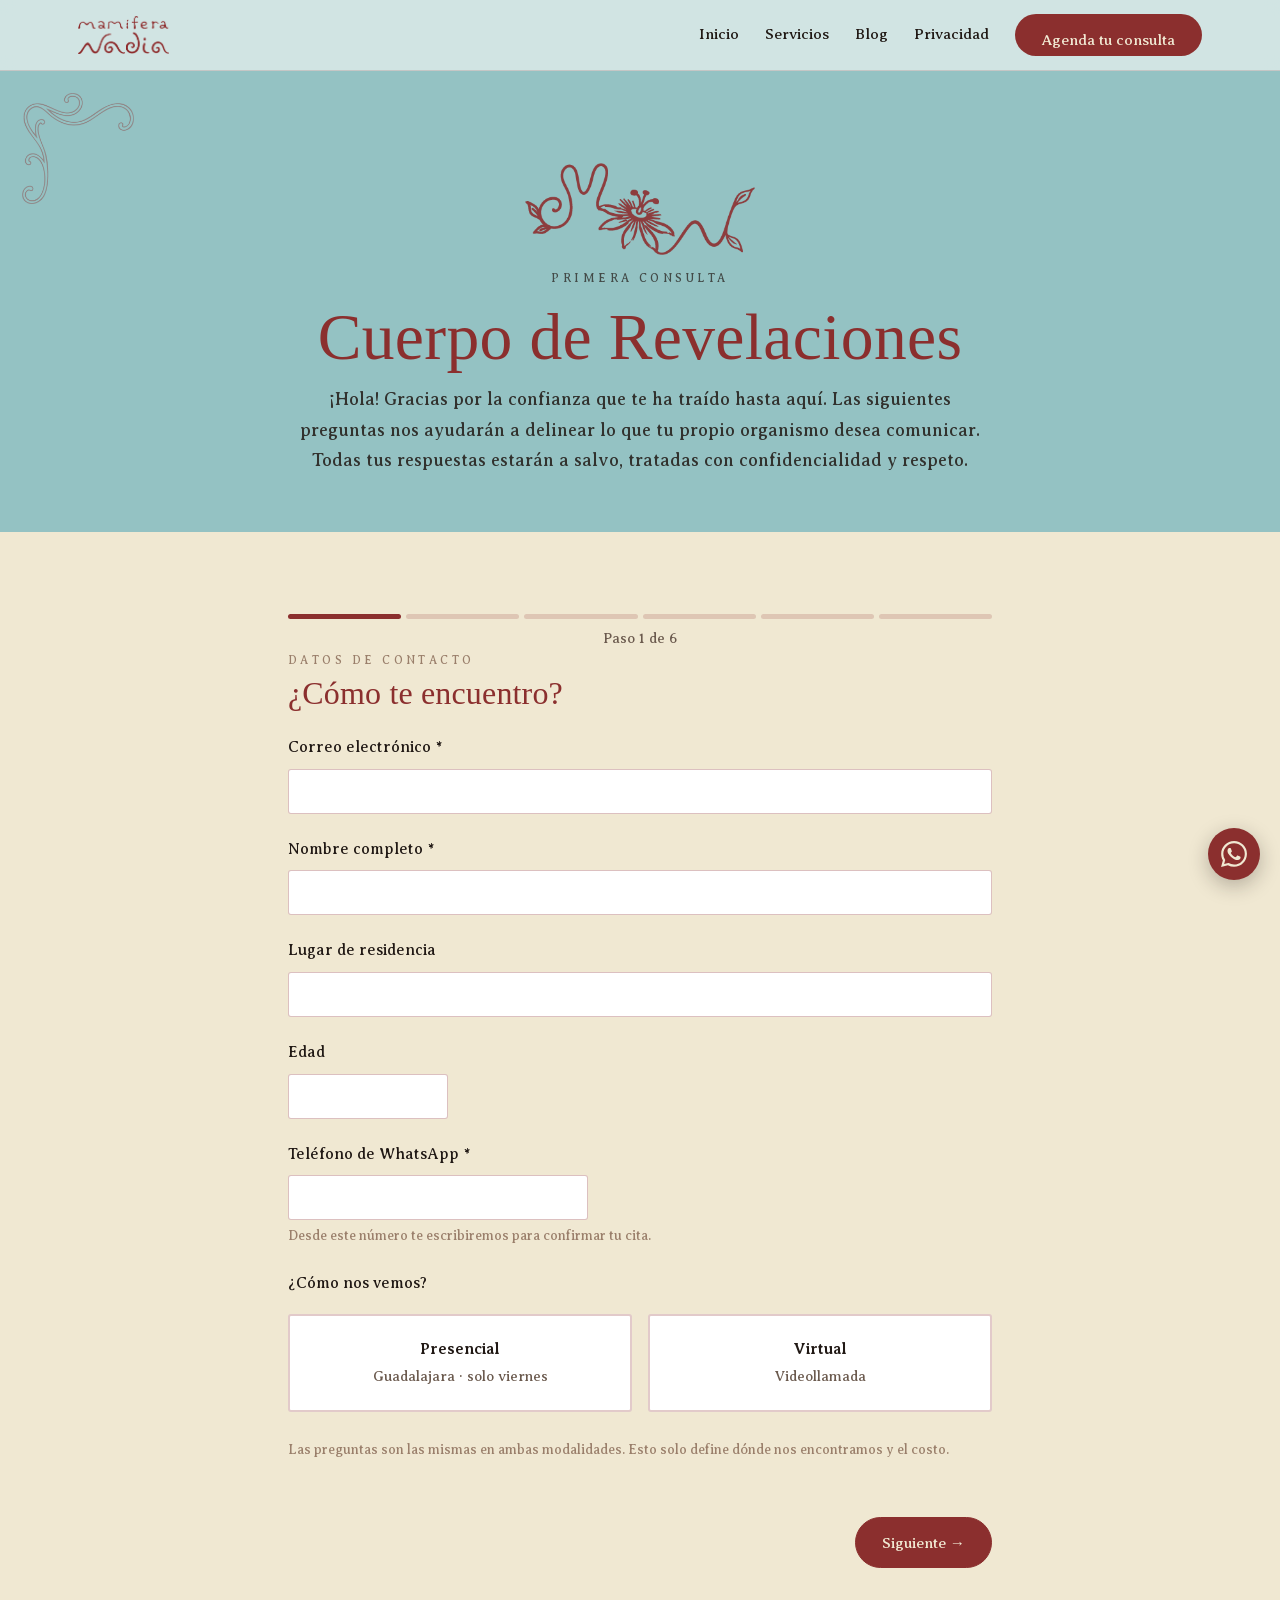
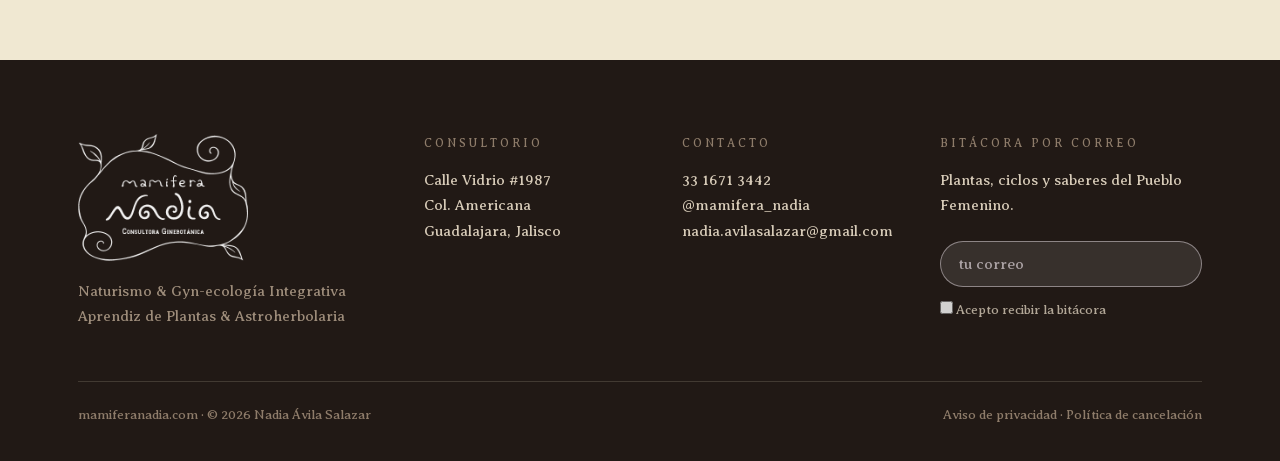
<file: formulario.html>
<!DOCTYPE html>
<html lang="es">
<head>
  <meta charset="UTF-8">
  <meta name="viewport" content="width=device-width, initial-scale=1">
  <title>Cuerpo de Revelaciones · mamifera Nadia</title>
  <!-- Borrador: evita que los buscadores indexen la vista previa.
       QUITAR al publicar en el dominio definitivo. -->
  <meta name="robots" content="noindex, nofollow">
  <meta name="description" content="Formulario de primera consulta. Tus respuestas se tratan con confidencialidad y respeto.">
  <link rel="icon" href="assets/img/logos/sello-rojo.png">
  <link rel="preconnect" href="https://fonts.googleapis.com">
  <link rel="preconnect" href="https://fonts.gstatic.com" crossorigin>
  <link href="https://fonts.googleapis.com/css2?family=Averia+Serif+Libre:ital,wght@0,300;0,400;0,700;1,300;1,400;1,700&amp;family=Cedarville+Cursive&amp;family=IM+Fell+English:ital@0;1&amp;display=swap" rel="stylesheet">
  <link rel="stylesheet" href="assets/css/estilos.css">
</head>
<body>

<!-- ===================== MENÚ ===================== -->
<header class="nav">
  <div class="wrap">
    <a class="brand" href="index.html">
      <img src="assets/img/logos/logo-rojo.png" alt="mamifera Nadia">
    </a>
    <button class="menu-btn" aria-label="Abrir menú" aria-expanded="false">
      <span></span><span></span><span></span>
    </button>
    <nav>
      <a href="index.html">Inicio</a>
      <a href="servicios.html">Servicios</a>
      <a href="blog.html">Blog</a>
      <a href="privacidad.html">Privacidad</a>
      <a class="btn" href="formulario.html">Agenda tu consulta</a>
    </nav>
  </div>
</header>

<section class="agua" style="padding-bottom:56px">
  <img class="esq tl" src="assets/img/ornamentos/esquina.png" alt="">
  <div class="wrap center">
    <img class="divisor" src="assets/img/logos/flor-rojo.png" alt="">
    <p class="kicker">Primera consulta</p>
    <h1 style="margin:12px 0 10px">Cuerpo de Revelaciones</h1>
    <p class="lead muted" style="margin:0 auto">¡Hola! Gracias por la confianza que te ha traído hasta aquí.
    Las siguientes preguntas nos ayudarán a delinear lo que tu propio organismo desea comunicar.
    Todas tus respuestas estarán a salvo, tratadas con confidencialidad y respeto.</p>
  </div>
</section>

<section style="padding-top:56px">
  <div class="wrap form-wrap">
    <form data-form-pasos novalidate>

      <div class="barra" aria-hidden="true"></div>
      <p class="muted center" style="font-size:.88rem">
        Paso <span data-paso-actual>1</span> de <span data-total-pasos>6</span></p>

      <!-- ---------- PASO 1 ---------- -->
      <fieldset class="paso-form activo">
        <legend class="kicker">Datos de contacto</legend>
        <h2 style="font-size:2rem;margin:6px 0 4px">¿Cómo te encuentro?</h2>
        <div class="campo">
          <label for="email">Correo electrónico *</label>
          <input id="email" name="email" type="email" required>
          
        </div>
        <div class="campo">
          <label for="nombre">Nombre completo *</label>
          <input id="nombre" name="nombre" type="text" required>
          
        </div>
        <div class="campo">
          <label for="residencia">Lugar de residencia</label>
          <input id="residencia" name="residencia" type="text">
          
        </div>
        <div class="campo">
          <label for="edad">Edad</label>
          <input id="edad" name="edad" type="number" style="max-width:160px">
          
        </div>
        <div class="campo">
          <label for="telefono">Teléfono de WhatsApp *</label>
          <input id="telefono" name="telefono" type="tel" required style="max-width:300px">
          <p class="ayuda">Desde este número te escribiremos para confirmar tu cita.</p>
        </div>
        <div class="campo">
          <label>¿Cómo nos vemos?</label>
          <div class="modalidad">
            <label><input type="radio" name="modalidad" value="presencial" required>
              <span><b>Presencial</b><br><span class="muted" style="font-size:.9rem">Guadalajara · solo viernes</span></span></label>
            <label><input type="radio" name="modalidad" value="virtual">
              <span><b>Virtual</b><br><span class="muted" style="font-size:.9rem">Videollamada</span></span></label>
          </div>
          <p class="ayuda">Las preguntas son las mismas en ambas modalidades. Esto solo define
          dónde nos encontramos y el costo.</p>
        </div>
      </fieldset>

      <!-- ---------- PASO 2 ---------- -->
      <fieldset class="paso-form">
        <legend class="kicker">Tu historia de origen</legend>
        <h2 style="font-size:2rem;margin:6px 0 4px">De dónde vienes</h2>
        <div class="campo">
          <label for="nacimiento">¿Cuándo y dónde naciste? *</label>
          <input id="nacimiento" name="nacimiento" type="text" required>
          
        </div>
        <div class="campo">
          <label for="numero_hija">¿Qué número de hija eres?</label>
          <input id="numero_hija" name="numero_hija" type="text" style="max-width:200px">
          
        </div>
        <div class="campo">
          <label for="gestacion">¿Qué información tienes sobre tu gestación y nacimiento? ¿Fuiste amamantada?</label>
          <textarea id="gestacion" name="gestacion"></textarea>
          
        </div>
        <div class="campo">
          <label for="sangre">¿Qué tipo de sangre tienes?</label>
          <input id="sangre" name="sangre" type="text" style="max-width:200px">
          
        </div>
        <div class="campo">
          <label for="peso_estatura">¿Cuál es tu peso actual y cuál es tu estatura?</label>
          <input id="peso_estatura" name="peso_estatura" type="text" style="max-width:320px">
          
        </div>
      </fieldset>

      <!-- ---------- PASO 3 ---------- -->
      <fieldset class="paso-form">
        <legend class="kicker">Maternidad y cuerpo</legend>
        <h2 style="font-size:2rem;margin:6px 0 4px">Lo que has gestado</h2>
        <div class="campo">
          <label for="maternidad">¿Experimentas la maternidad a través de hijxs humanxs, mascotas, plantas y/o proyectos?</label>
          <textarea id="maternidad" name="maternidad"></textarea>
          
        </div>
        <div class="campo">
          <label for="hijos">En caso de tener hij@s humanos, cuéntame cuántos tienes, cómo nacieron y hace cuánto tiempo</label>
          <textarea id="hijos" name="hijos"></textarea>
          
        </div>
        <div class="campo">
          <label for="perdidas">¿Has tenido pérdidas gestacionales o interrupciones voluntarias?</label>
          <textarea id="perdidas" name="perdidas"></textarea>
          
        </div>
        <div class="campo">
          <label for="cirugias">¿Cirugías?</label>
          <textarea id="cirugias" name="cirugias"></textarea>
          
        </div>
      </fieldset>

      <!-- ---------- PASO 4 ---------- -->
      <fieldset class="paso-form">
        <legend class="kicker">Tu ciclo</legend>
        <h2 style="font-size:2rem;margin:6px 0 4px">Ritmos y sangrados</h2>
        <div class="campo">
          <label for="menarca">¿A qué edad tuviste tu primer periodo menstrual?</label>
          <input id="menarca" name="menarca" type="text" style="max-width:200px">
          
        </div>
        <div class="campo">
          <label for="relacion_periodo">¿Qué relación tienes con tu periodo?</label>
          <textarea id="relacion_periodo" name="relacion_periodo"></textarea>
          
        </div>
        <div class="campo">
          <label for="duracion_ciclo">¿Cuánto duran tus ciclos? Es decir, ¿cuántos días pasan de un periodo menstrual a otro?</label>
          <input id="duracion_ciclo" name="duracion_ciclo" type="text">
          
        </div>
        <div class="campo">
          <label for="ovulacion">¿Qué relación tienes con tu ovulación?</label>
          <textarea id="ovulacion" name="ovulacion"></textarea>
          
        </div>
        <div class="campo">
          <label for="perimenopausia">En caso de que estés transitando la perimenopausia, cuéntame cuándo inició; y si ya dejaste de menstruar, ¿hace cuánto tuviste el último sangrado?</label>
          <textarea id="perimenopausia" name="perimenopausia"></textarea>
          
        </div>
        <div class="campo">
          <label for="anticonceptivo">Actualmente, ¿llevas un método anticonceptivo? ¿Cuál y por cuánto tiempo lo has llevado?</label>
          <textarea id="anticonceptivo" name="anticonceptivo"></textarea>
          
        </div>
      </fieldset>

      <!-- ---------- PASO 5 ---------- -->
      <fieldset class="paso-form">
        <legend class="kicker">Salud actual</legend>
        <h2 style="font-size:2rem;margin:6px 0 4px">Dónde estás hoy</h2>
        <div class="campo">
          <label for="tratamiento">Actualmente, ¿estás en algún tipo de tratamiento alópata, homeópata o naturópata? ¿En qué consiste?</label>
          <textarea id="tratamiento" name="tratamiento"></textarea>
          
        </div>
        <div class="campo">
          <label for="sueno">¿Cuántas horas duermes diariamente?</label>
          <input id="sueno" name="sueno" type="text" style="max-width:200px">
          
        </div>
        <div class="campo">
          <label for="alergias">¿Tienes alergias?</label>
          <textarea id="alergias" name="alergias"></textarea>
          
        </div>
        <div class="campo">
          <label for="desequilibrios">Cuéntame sobre los desequilibrios y síntomas que te han acompañado desde los últimos 7 años hasta el momento presente</label>
          <textarea id="desequilibrios" name="desequilibrios"></textarea>
          
        </div>
        <div class="campo">
          <label for="motivo">¿Qué te trae al espacio de Acompañamiento Ginebotánico y somático que propongo? *</label>
          <textarea id="motivo" name="motivo" required></textarea>
          
        </div>
      </fieldset>

      <!-- ---------- PASO 6 ---------- -->
      <fieldset class="paso-form">
        <legend class="kicker">Alimentación y vida cotidiana</legend>
        <h2 style="font-size:2rem;margin:6px 0 4px">Tu día a día</h2>
        <div class="campo">
          <label for="alimento_favorito">¿Cuál es tu alimento favorito?</label>
          <input id="alimento_favorito" name="alimento_favorito" type="text">
          
        </div>

        <div class="campo">
          <label>¿Cuál es tu sabor o sabores favoritos?</label>
          <div class="opciones">
            <label><input type="checkbox" name="sabores" value="dulce"> Dulce</label>
            <label><input type="checkbox" name="sabores" value="salado"> Salado</label>
            <label><input type="checkbox" name="sabores" value="amargo"> Amargo</label>
            <label><input type="checkbox" name="sabores" value="acido"> Ácido</label>
            <label><input type="checkbox" name="sabores" value="picante"> Picante</label>
          </div>
        </div>
        <div class="campo">
          <label for="alimentacion">Describe un día de tu alimentación cotidiana, inicia por el primer alimento o bebida que tomas luego de despertar</label>
          <textarea id="alimentacion" name="alimentacion"></textarea>
          
        </div>
        <div class="campo">
          <label for="movimiento">¿Practicas algún tipo de rutina diaria de movimiento?</label>
          <textarea id="movimiento" name="movimiento"></textarea>
          
        </div>
        <div class="campo">
          <label for="dia_ideal">Describe un día ideal para ti</label>
          <textarea id="dia_ideal" name="dia_ideal"></textarea>
          
        </div>

        <div class="campo" style="margin-top:32px;padding:22px;border:1px solid rgba(139,47,46,.25);border-radius:3px">
          <label style="display:flex;gap:12px;align-items:flex-start;cursor:pointer">
            <input type="checkbox" name="consentimiento" required style="margin-top:6px">
            <span>He leído y acepto el <a href="privacidad.html" style="color:var(--rojo);text-decoration:underline">aviso de privacidad</a>
            y el tratamiento confidencial de mis datos de salud. *</span>
          </label>
        </div>
      </fieldset>

      <div class="nav-form">
        <button type="button" class="btn btn-ghost" data-anterior>← Anterior</button>
        <button type="button" class="btn" data-siguiente>Siguiente →</button>
        <button type="submit" class="btn" data-enviar hidden>Enviar y agendar mi sesión</button>
      </div>
      <!-- TODO: conectar el envío. Ver README → "Pendientes". -->
    </form>
  </div>
</section>

<!-- ===================== PIE ===================== -->
<footer>
  <div class="wrap">
    <div class="cols">
      <div>
        <img class="logo" src="assets/img/logos/logo-blanco.png" alt="mamifera Nadia">
        <p style="color:#9D8C7A">Naturismo &amp; Gyn-ecología Integrativa<br>
        Aprendiz de Plantas &amp; Astroherbolaria</p>
      </div>
      <div>
        <h4>Consultorio</h4>
        Calle Vidrio #1987<br>Col. Americana<br>Guadalajara, Jalisco
      </div>
      <div>
        <h4>Contacto</h4>
        <a href="https://wa.me/523316713442">33 1671 3442</a><br>
        <a href="https://www.instagram.com/mamifera_nadia/">@mamifera_nadia</a><br>
        <a href="mailto:nadia.avilasalazar@gmail.com">nadia.avilasalazar@gmail.com</a>
      </div>
      <div>
        <h4>Bitácora por correo</h4>
        <p style="margin-bottom:10px">Plantas, ciclos y saberes del Pueblo Femenino.</p>
        <form class="sus" style="max-width:none" onsubmit="return false">
          <label class="sr-only" for="pie-correo">Tu correo</label>
          <input id="pie-correo" type="email" placeholder="tu correo" required>
        </form>
        <label class="consent"><input type="checkbox"> Acepto recibir la bitácora</label>
      </div>
    </div>
    <div class="fin">
      <span>mamiferanadia.com · © <span data-anio>2026</span> Nadia Ávila Salazar</span>
      <span><a href="privacidad.html">Aviso de privacidad</a> ·
            <a href="privacidad.html#cancelacion">Política de cancelación</a></span>
    </div>
  </div>
</footer>

<a class="wa" href="https://wa.me/523316713442" aria-label="Escríbeme por WhatsApp" title="Escríbeme por WhatsApp">
  <svg viewBox="0 0 24 24" aria-hidden="true"><path d="M17.472 14.382c-.297-.149-1.758-.867-2.03-.967-.273-.099-.471-.148-.67.15-.197.297-.767.966-.94 1.164-.173.199-.347.223-.644.075-.297-.15-1.255-.463-2.39-1.475-.883-.788-1.48-1.761-1.653-2.059-.173-.297-.018-.458.13-.606.134-.133.298-.347.446-.52.149-.174.198-.298.298-.497.099-.198.05-.371-.025-.52-.075-.149-.669-1.612-.916-2.207-.242-.579-.487-.5-.669-.51-.173-.008-.371-.01-.57-.01-.198 0-.52.074-.792.372-.272.297-1.04 1.016-1.04 2.479 0 1.462 1.065 2.875 1.213 3.074.149.198 2.096 3.2 5.077 4.487.709.306 1.262.489 1.694.625.712.227 1.36.195 1.871.118.571-.085 1.758-.719 2.006-1.413.248-.694.248-1.289.173-1.413-.074-.124-.272-.198-.57-.347m-5.421 7.403h-.004a9.87 9.87 0 01-5.031-1.378l-.361-.214-3.741.982.998-3.648-.235-.374a9.86 9.86 0 01-1.51-5.26c.001-5.45 4.436-9.884 9.888-9.884 2.64 0 5.122 1.03 6.988 2.898a9.825 9.825 0 012.893 6.994c-.003 5.45-4.437 9.884-9.885 9.884m8.413-18.297A11.815 11.815 0 0012.05 0C5.495 0 .16 5.335.157 11.892c0 2.096.547 4.142 1.588 5.945L.057 24l6.305-1.654a11.882 11.882 0 005.683 1.448h.005c6.554 0 11.89-5.335 11.893-11.893a11.821 11.821 0 00-3.48-8.413Z"/></svg>
</a>
<script type="module" src="assets/js/main.js"></script>
</body>
</html>
</file>
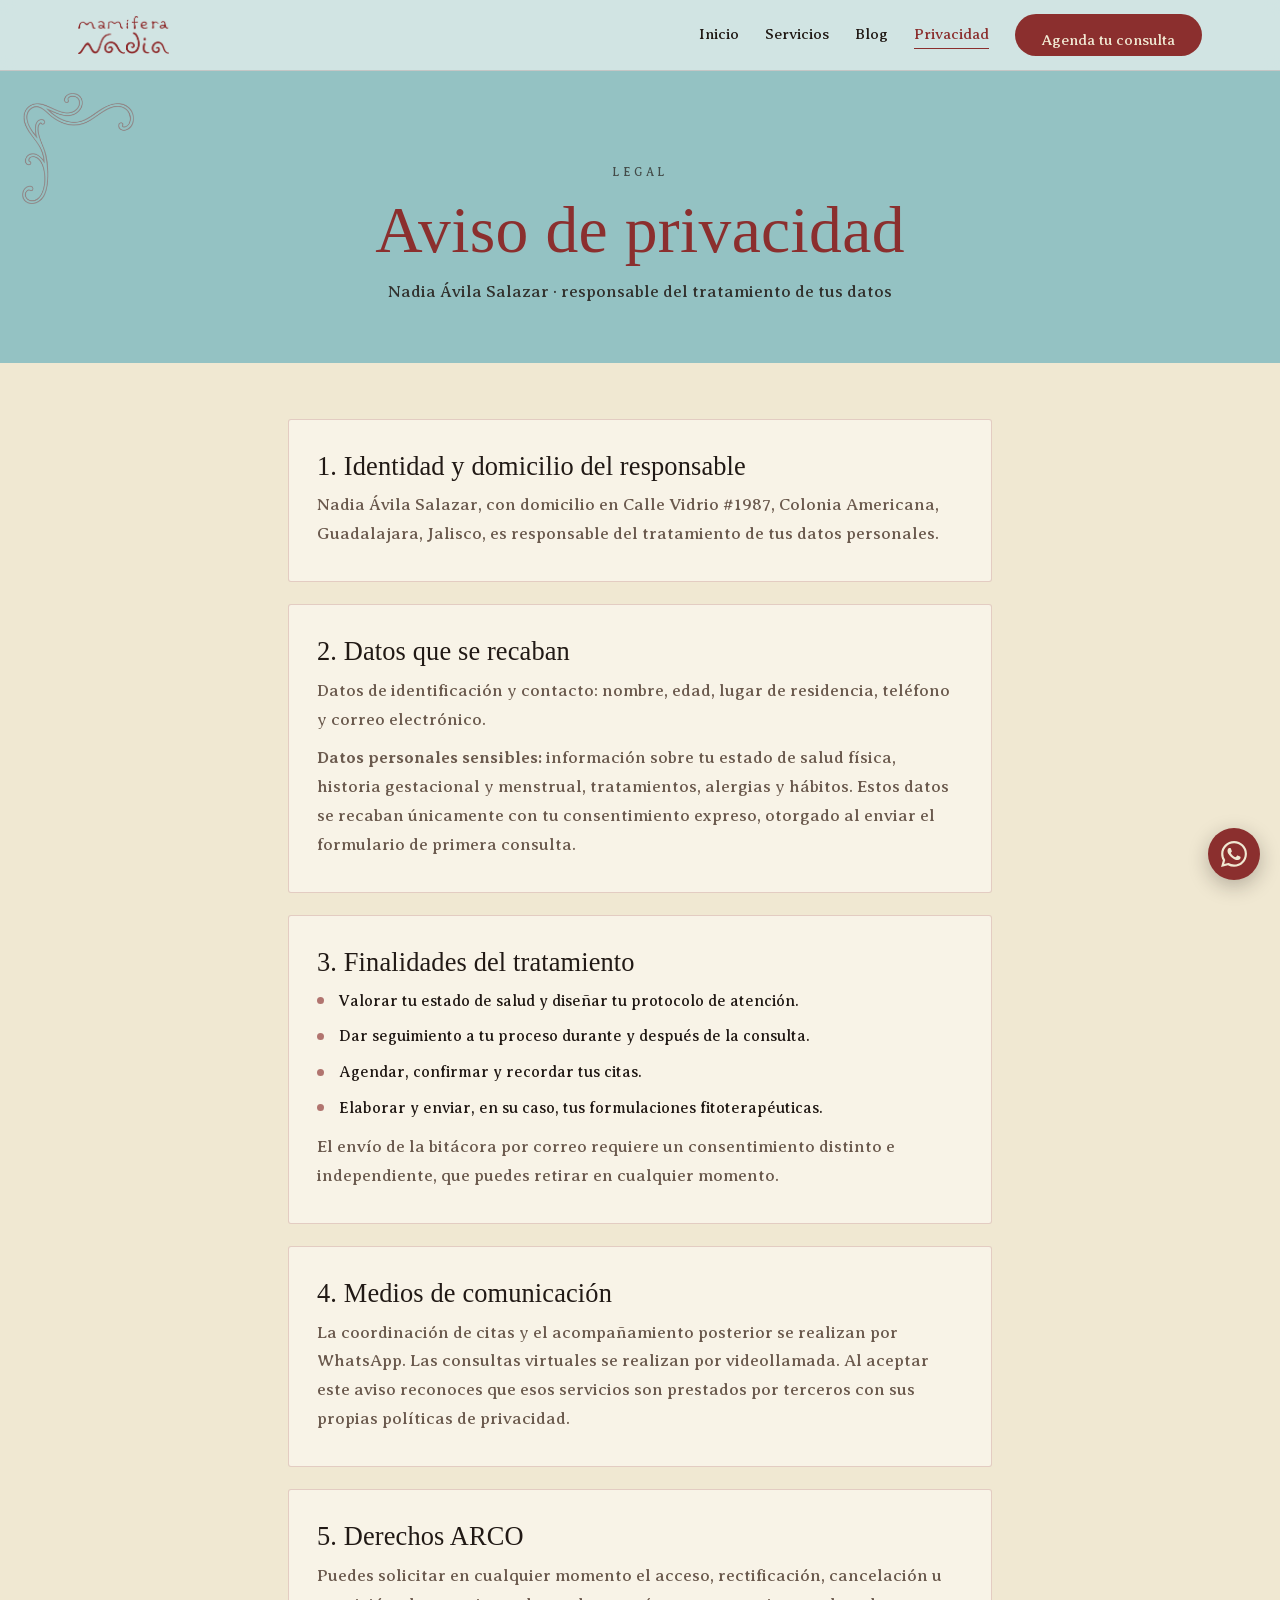
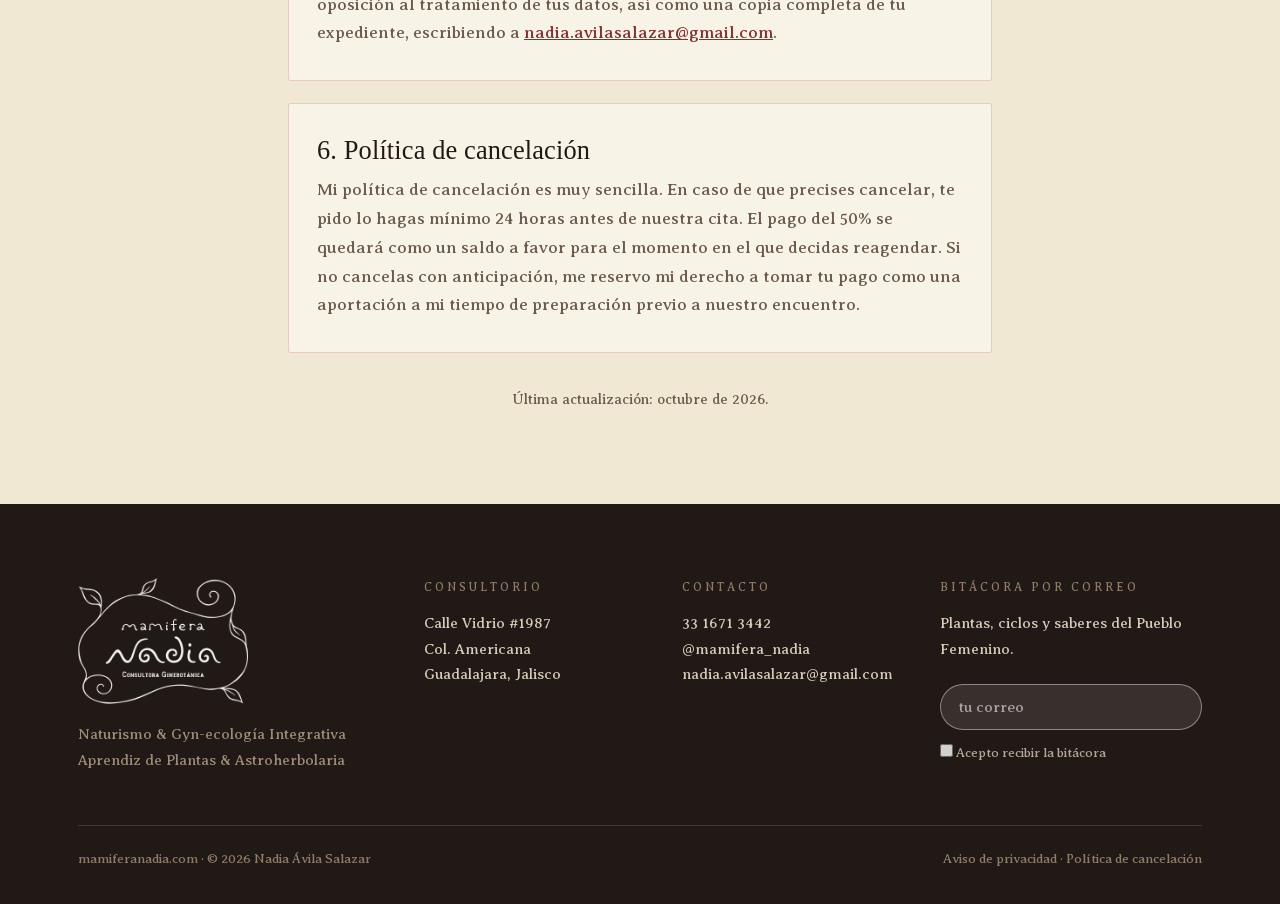
<file: privacidad.html>
<!DOCTYPE html>
<html lang="es">
<head>
  <meta charset="UTF-8">
  <meta name="viewport" content="width=device-width, initial-scale=1">
  <title>Aviso de privacidad · mamifera Nadia</title>
  <!-- Borrador: evita que los buscadores indexen la vista previa.
       QUITAR al publicar en el dominio definitivo. -->
  <meta name="robots" content="noindex, nofollow">
  <meta name="description" content="Cómo se recaban, usan y protegen tus datos personales y de salud.">
  <link rel="icon" href="assets/img/logos/sello-rojo.png">
  <link rel="preconnect" href="https://fonts.googleapis.com">
  <link rel="preconnect" href="https://fonts.gstatic.com" crossorigin>
  <link href="https://fonts.googleapis.com/css2?family=Averia+Serif+Libre:ital,wght@0,300;0,400;0,700;1,300;1,400;1,700&amp;family=Cedarville+Cursive&amp;family=IM+Fell+English:ital@0;1&amp;display=swap" rel="stylesheet">
  <link rel="stylesheet" href="assets/css/estilos.css">
</head>
<body>

<!-- ===================== MENÚ ===================== -->
<header class="nav">
  <div class="wrap">
    <a class="brand" href="index.html">
      <img src="assets/img/logos/logo-rojo.png" alt="mamifera Nadia">
    </a>
    <button class="menu-btn" aria-label="Abrir menú" aria-expanded="false">
      <span></span><span></span><span></span>
    </button>
    <nav>
      <a href="index.html">Inicio</a>
      <a href="servicios.html">Servicios</a>
      <a href="blog.html">Blog</a>
      <a href="privacidad.html">Privacidad</a>
      <a class="btn" href="formulario.html">Agenda tu consulta</a>
    </nav>
  </div>
</header>

<section class="agua" style="padding-bottom:56px">
  <img class="esq tl" src="assets/img/ornamentos/esquina.png" alt="">
  <div class="wrap center">
    <p class="kicker">Legal</p>
    <h1 style="margin:12px 0 10px">Aviso de privacidad</h1>
    <p class="muted">Nadia Ávila Salazar · responsable del tratamiento de tus datos</p>
  </div>
</section>

<section style="padding-top:56px">
  <div class="wrap form-wrap">

    <div class="card" style="margin-bottom:22px">
      <h3>1. Identidad y domicilio del responsable</h3>
      <p class="muted" style="margin-top:10px">Nadia Ávila Salazar, con domicilio en Calle Vidrio #1987,
      Colonia Americana, Guadalajara, Jalisco, es responsable del tratamiento de tus datos personales.</p>
    </div>

    <div class="card" style="margin-bottom:22px">
      <h3>2. Datos que se recaban</h3>
      <p class="muted" style="margin-top:10px">Datos de identificación y contacto: nombre, edad, lugar de
      residencia, teléfono y correo electrónico.</p>
      <p class="muted" style="margin-top:10px"><b>Datos personales sensibles:</b> información sobre tu estado
      de salud física, historia gestacional y menstrual, tratamientos, alergias y hábitos. Estos datos se
      recaban únicamente con tu consentimiento expreso, otorgado al enviar el formulario de primera consulta.</p>
    </div>

    <div class="card" style="margin-bottom:22px">
      <h3>3. Finalidades del tratamiento</h3>
      <ul class="lista" style="margin-top:10px">
        <li>Valorar tu estado de salud y diseñar tu protocolo de atención.</li>
        <li>Dar seguimiento a tu proceso durante y después de la consulta.</li>
        <li>Agendar, confirmar y recordar tus citas.</li>
        <li>Elaborar y enviar, en su caso, tus formulaciones fitoterapéuticas.</li>
      </ul>
      <p class="muted" style="margin-top:12px">El envío de la bitácora por correo requiere un consentimiento
      distinto e independiente, que puedes retirar en cualquier momento.</p>
    </div>

    <div class="card" style="margin-bottom:22px">
      <h3>4. Medios de comunicación</h3>
      <p class="muted" style="margin-top:10px">La coordinación de citas y el acompañamiento posterior se
      realizan por WhatsApp. Las consultas virtuales se realizan por videollamada. Al aceptar este aviso
      reconoces que esos servicios son prestados por terceros con sus propias políticas de privacidad.</p>
    </div>

    <div class="card" style="margin-bottom:22px">
      <h3>5. Derechos ARCO</h3>
      <p class="muted" style="margin-top:10px">Puedes solicitar en cualquier momento el acceso, rectificación,
      cancelación u oposición al tratamiento de tus datos, así como una copia completa de tu expediente,
      escribiendo a <a href="mailto:nadia.avilasalazar@gmail.com" style="color:var(--rojo);text-decoration:underline">nadia.avilasalazar@gmail.com</a>.</p>
    </div>

    <div class="card" id="cancelacion">
      <h3>6. Política de cancelación</h3>
      <p class="muted" style="margin-top:10px">Mi política de cancelación es muy sencilla. En caso de que
      precises cancelar, te pido lo hagas mínimo 24 horas antes de nuestra cita. El pago del 50% se quedará
      como un saldo a favor para el momento en el que decidas reagendar. Si no cancelas con anticipación,
      me reservo mi derecho a tomar tu pago como una aportación a mi tiempo de preparación previo a
      nuestro encuentro.</p>
    </div>

    <p class="muted center" style="margin-top:34px;font-size:.9rem">
      <!-- TODO: este texto es una estructura base, no asesoría legal.
           Debe revisarlo un abogado antes de publicar. Ver README. -->
      Última actualización: octubre de 2026.</p>
  </div>
</section>

<!-- ===================== PIE ===================== -->
<footer>
  <div class="wrap">
    <div class="cols">
      <div>
        <img class="logo" src="assets/img/logos/logo-blanco.png" alt="mamifera Nadia">
        <p style="color:#9D8C7A">Naturismo &amp; Gyn-ecología Integrativa<br>
        Aprendiz de Plantas &amp; Astroherbolaria</p>
      </div>
      <div>
        <h4>Consultorio</h4>
        Calle Vidrio #1987<br>Col. Americana<br>Guadalajara, Jalisco
      </div>
      <div>
        <h4>Contacto</h4>
        <a href="https://wa.me/523316713442">33 1671 3442</a><br>
        <a href="https://www.instagram.com/mamifera_nadia/">@mamifera_nadia</a><br>
        <a href="mailto:nadia.avilasalazar@gmail.com">nadia.avilasalazar@gmail.com</a>
      </div>
      <div>
        <h4>Bitácora por correo</h4>
        <p style="margin-bottom:10px">Plantas, ciclos y saberes del Pueblo Femenino.</p>
        <form class="sus" style="max-width:none" onsubmit="return false">
          <label class="sr-only" for="pie-correo">Tu correo</label>
          <input id="pie-correo" type="email" placeholder="tu correo" required>
        </form>
        <label class="consent"><input type="checkbox"> Acepto recibir la bitácora</label>
      </div>
    </div>
    <div class="fin">
      <span>mamiferanadia.com · © <span data-anio>2026</span> Nadia Ávila Salazar</span>
      <span><a href="privacidad.html">Aviso de privacidad</a> ·
            <a href="privacidad.html#cancelacion">Política de cancelación</a></span>
    </div>
  </div>
</footer>

<a class="wa" href="https://wa.me/523316713442" aria-label="Escríbeme por WhatsApp" title="Escríbeme por WhatsApp">
  <svg viewBox="0 0 24 24" aria-hidden="true"><path d="M17.472 14.382c-.297-.149-1.758-.867-2.03-.967-.273-.099-.471-.148-.67.15-.197.297-.767.966-.94 1.164-.173.199-.347.223-.644.075-.297-.15-1.255-.463-2.39-1.475-.883-.788-1.48-1.761-1.653-2.059-.173-.297-.018-.458.13-.606.134-.133.298-.347.446-.52.149-.174.198-.298.298-.497.099-.198.05-.371-.025-.52-.075-.149-.669-1.612-.916-2.207-.242-.579-.487-.5-.669-.51-.173-.008-.371-.01-.57-.01-.198 0-.52.074-.792.372-.272.297-1.04 1.016-1.04 2.479 0 1.462 1.065 2.875 1.213 3.074.149.198 2.096 3.2 5.077 4.487.709.306 1.262.489 1.694.625.712.227 1.36.195 1.871.118.571-.085 1.758-.719 2.006-1.413.248-.694.248-1.289.173-1.413-.074-.124-.272-.198-.57-.347m-5.421 7.403h-.004a9.87 9.87 0 01-5.031-1.378l-.361-.214-3.741.982.998-3.648-.235-.374a9.86 9.86 0 01-1.51-5.26c.001-5.45 4.436-9.884 9.888-9.884 2.64 0 5.122 1.03 6.988 2.898a9.825 9.825 0 012.893 6.994c-.003 5.45-4.437 9.884-9.885 9.884m8.413-18.297A11.815 11.815 0 0012.05 0C5.495 0 .16 5.335.157 11.892c0 2.096.547 4.142 1.588 5.945L.057 24l6.305-1.654a11.882 11.882 0 005.683 1.448h.005c6.554 0 11.89-5.335 11.893-11.893a11.821 11.821 0 00-3.48-8.413Z"/></svg>
</a>
<script type="module" src="assets/js/main.js"></script>
</body>
</html>
</file>
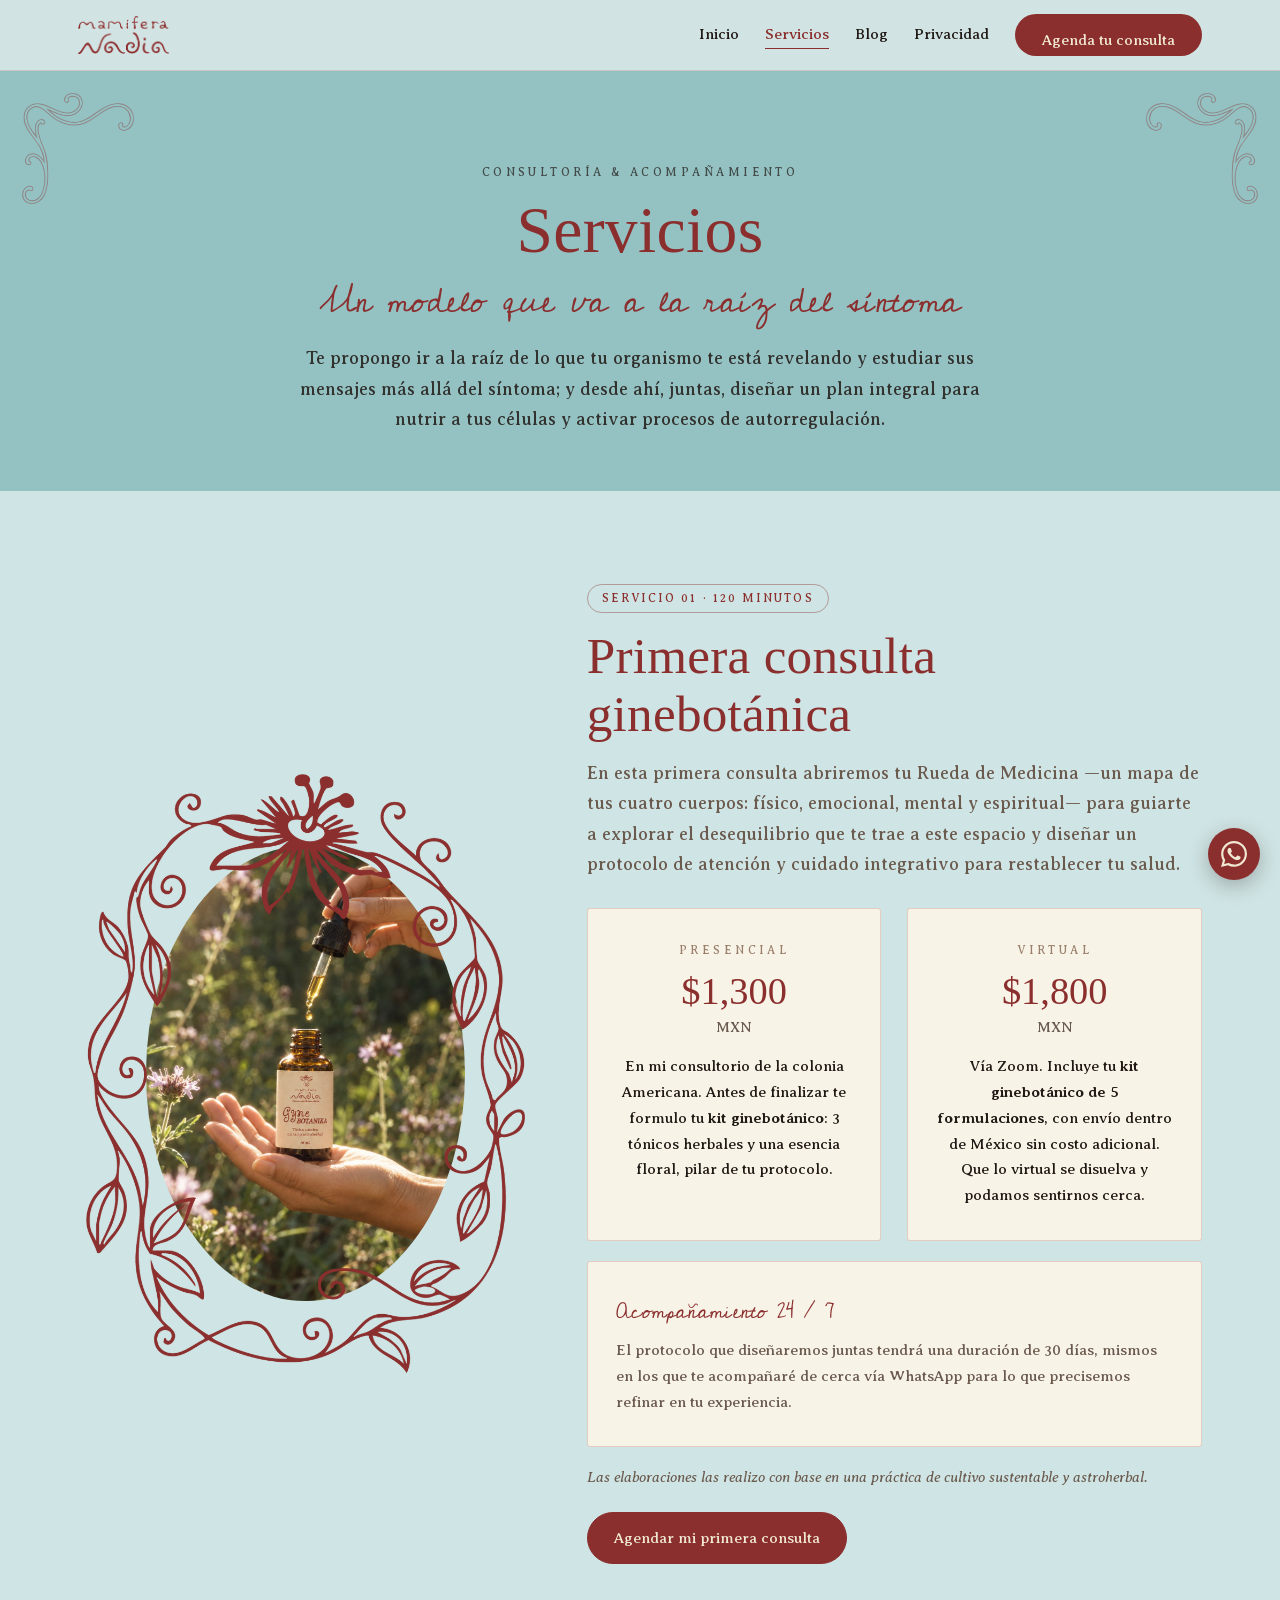
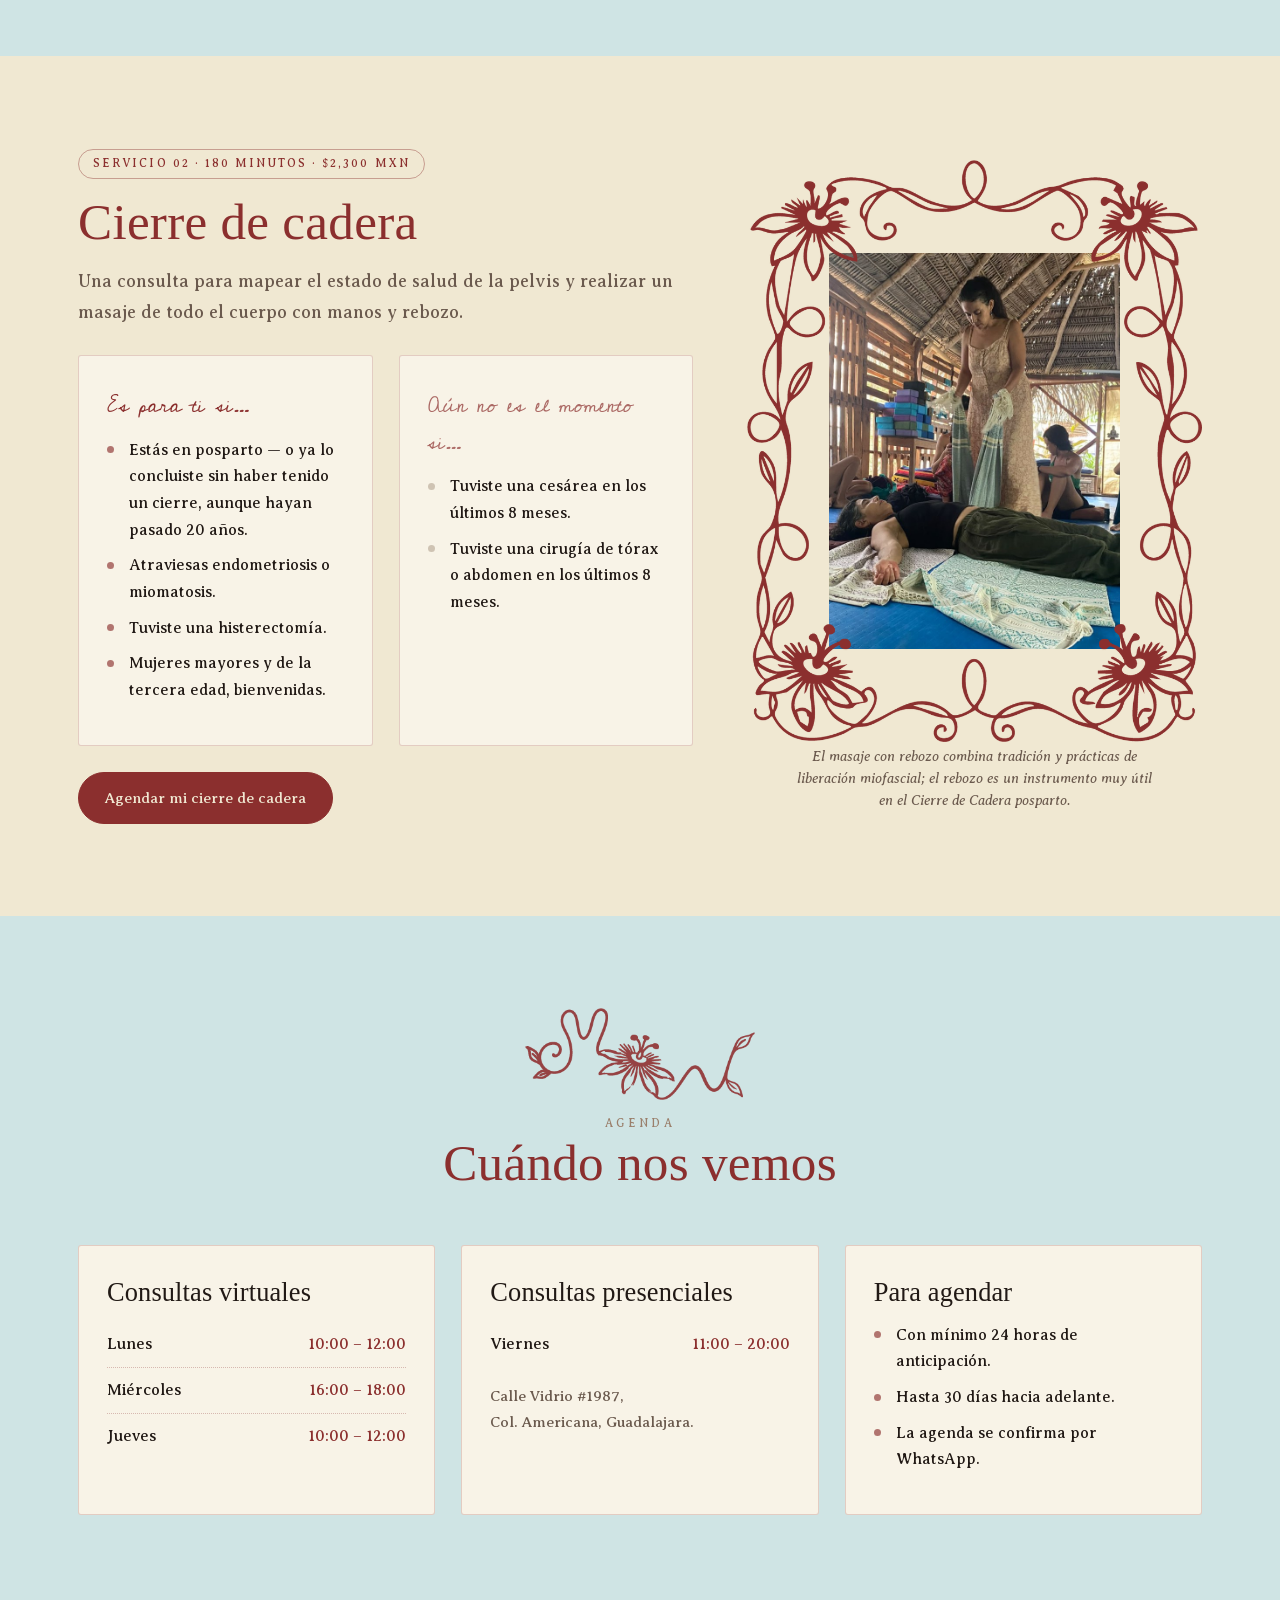
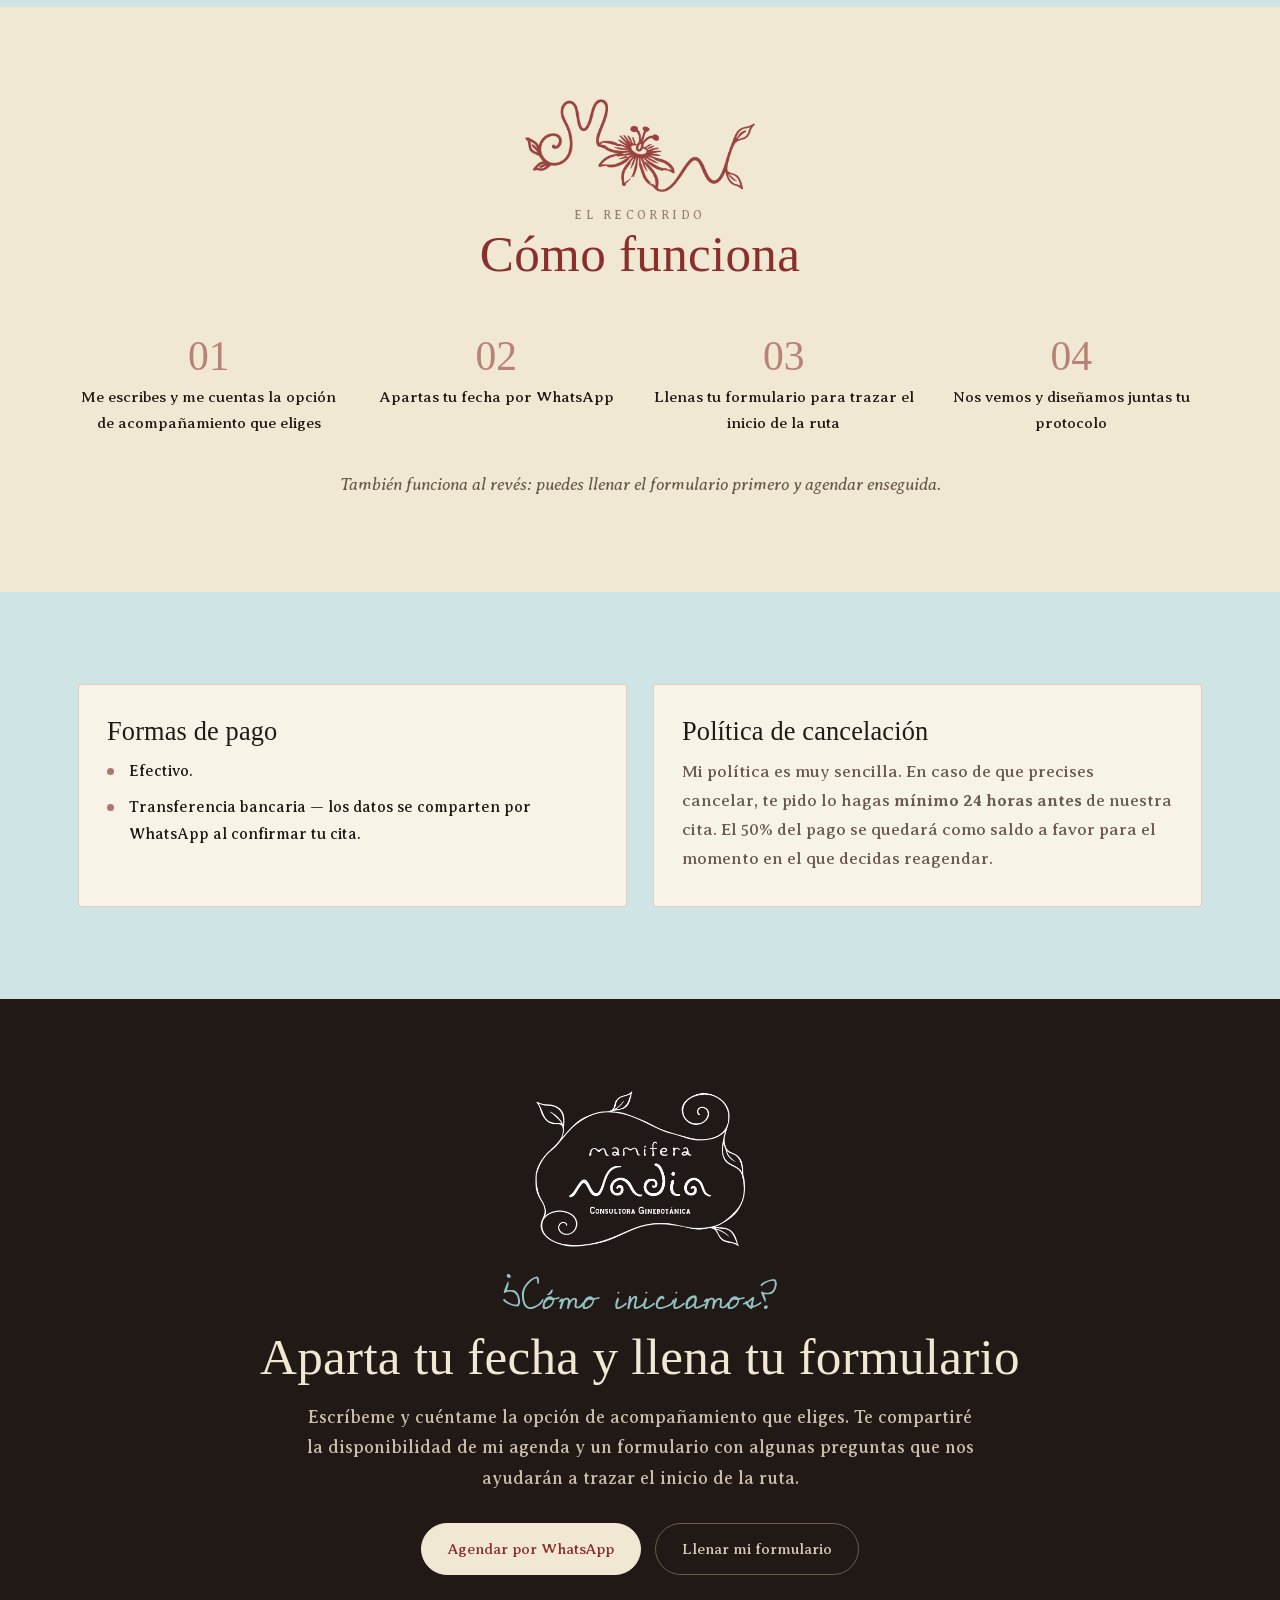
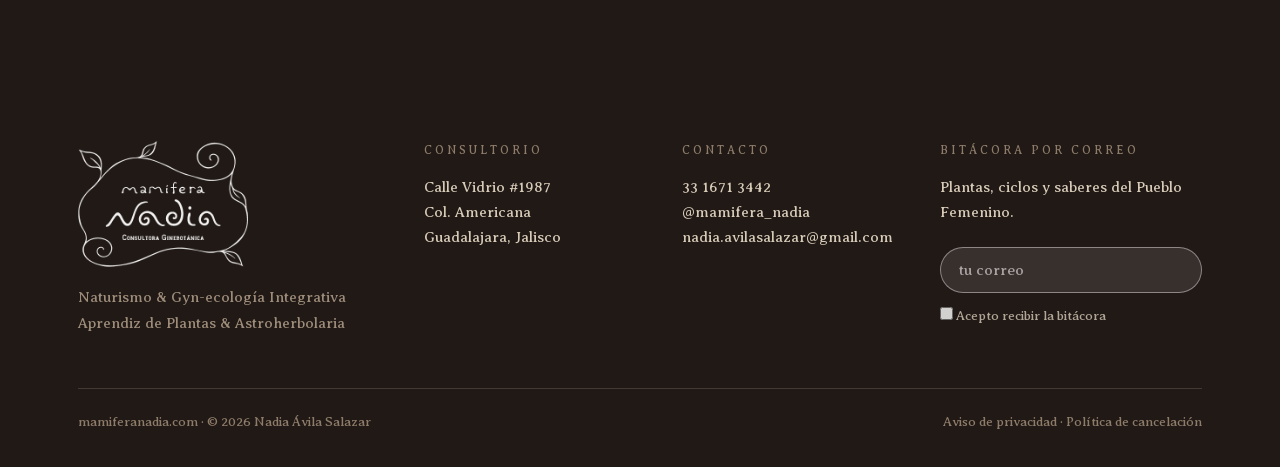
<file: servicios.html>
<!DOCTYPE html>
<html lang="es">
<head>
  <meta charset="UTF-8">
  <meta name="viewport" content="width=device-width, initial-scale=1">
  <title>Servicios · mamifera Nadia</title>
  <!-- Borrador: evita que los buscadores indexen la vista previa.
       QUITAR al publicar en el dominio definitivo. -->
  <meta name="robots" content="noindex, nofollow">
  <meta name="description" content="Primera consulta ginebotánica y cierre de cadera. Horarios, costos y cómo agendar.">
  <link rel="icon" href="assets/img/logos/sello-rojo.png">
  <link rel="preconnect" href="https://fonts.googleapis.com">
  <link rel="preconnect" href="https://fonts.gstatic.com" crossorigin>
  <link href="https://fonts.googleapis.com/css2?family=Averia+Serif+Libre:ital,wght@0,300;0,400;0,700;1,300;1,400;1,700&amp;family=Cedarville+Cursive&amp;family=IM+Fell+English:ital@0;1&amp;display=swap" rel="stylesheet">
  <link rel="stylesheet" href="assets/css/estilos.css">
</head>
<body>

<!-- ===================== MENÚ ===================== -->
<header class="nav">
  <div class="wrap">
    <a class="brand" href="index.html">
      <img src="assets/img/logos/logo-rojo.png" alt="mamifera Nadia">
    </a>
    <button class="menu-btn" aria-label="Abrir menú" aria-expanded="false">
      <span></span><span></span><span></span>
    </button>
    <nav>
      <a href="index.html">Inicio</a>
      <a href="servicios.html">Servicios</a>
      <a href="blog.html">Blog</a>
      <a href="privacidad.html">Privacidad</a>
      <a class="btn" href="formulario.html">Agenda tu consulta</a>
    </nav>
  </div>
</header>

<section class="agua" style="padding-bottom:56px">
  <img class="esq tl" src="assets/img/ornamentos/esquina.png" alt="">
  <img class="esq tr" src="assets/img/ornamentos/esquina.png" alt="">
  <div class="wrap center">
    <p class="kicker">Consultoría &amp; acompañamiento</p>
    <h1 style="margin:12px 0 10px">Servicios</h1>
    <p class="mano">Un modelo que va a la raíz del síntoma</p>
    <p class="lead muted" style="margin:18px auto 0">Te propongo ir a la raíz de lo que tu organismo te está revelando
    y estudiar sus mensajes más allá del síntoma; y desde ahí, juntas, diseñar un plan integral para nutrir a tus
    células y activar procesos de autorregulación.</p>
  </div>
</section>

<!-- ---------- SERVICIO 01 ---------- -->
<section class="alt">
  <div class="wrap split izq">
    <div class="framed oval">
        <div class="ph" style="background-image:url(assets/img/fotos/tonico.jpg)" role="img" aria-label="Tónico ginebotánico"></div>
        <img class="fr" src="assets/img/ornamentos/marco-oval.png" alt="">
      </div>
    <div>
      <span class="pill">Servicio 01 · 120 minutos</span>
      <h2>Primera consulta ginebotánica</h2>
      <p class="lead muted" style="margin-top:16px">En esta primera consulta abriremos tu Rueda de Medicina
      —un mapa de tus cuatro cuerpos: físico, emocional, mental y espiritual— para guiarte a explorar el
      desequilibrio que te trae a este espacio y diseñar un protocolo de atención y cuidado integrativo
      para restablecer tu salud.</p>
      <div class="grid g2" style="margin-top:28px">
        <div class="card precio">
          <p class="kicker">Presencial</p>
          <div class="amt">$1,300</div>
          <p class="muted" style="font-size:.9rem">MXN</p>
          <p style="margin-top:14px;font-size:.95rem">En mi consultorio de la colonia Americana. Antes de
          finalizar te formulo tu <b>kit ginebotánico</b>: 3 tónicos herbales y una esencia floral, pilar de
          tu protocolo.</p>
        </div>
        <div class="card precio">
          <p class="kicker">Virtual</p>
          <div class="amt">$1,800</div>
          <p class="muted" style="font-size:.9rem">MXN</p>
          <p style="margin-top:14px;font-size:.95rem">Vía Zoom. Incluye tu <b>kit ginebotánico de 5
          formulaciones</b>, con envío dentro de México sin costo adicional. Que lo virtual se disuelva
          y podamos sentirnos cerca.</p>
        </div>
      </div>
      <div class="card" style="margin-top:20px">
        <p class="mano-sm">Acompañamiento 24 / 7</p>
        <p class="muted" style="font-size:.95rem;margin-top:6px">El protocolo que diseñaremos juntas tendrá una duración
        de 30 días, mismos en los que te acompañaré de cerca vía WhatsApp para lo que precisemos refinar en tu
        experiencia.</p>
      </div>
      <p class="muted" style="margin-top:18px;font-size:.92rem;font-style:italic">Las elaboraciones las realizo con base
      en una práctica de cultivo sustentable y astroherbal.</p>
      <p style="margin-top:22px"><a class="btn" href="formulario.html">Agendar mi primera consulta</a></p>
    </div>
  </div>
</section>

<!-- ---------- SERVICIO 02 ---------- -->
<section>
  <div class="wrap split der">
    <div>
      <span class="pill">Servicio 02 · 180 minutos · $2,300 MXN</span>
      <h2>Cierre de cadera</h2>
      <p class="lead muted" style="margin-top:16px">Una consulta para mapear el estado de salud de la pelvis
      y realizar un masaje de todo el cuerpo con manos y rebozo.</p>
      <div class="grid g2" style="margin-top:28px">
        <div class="card">
          <p class="mano-sm">Es para ti si…</p>
          <ul class="lista">
            <li>Estás en posparto — o ya lo concluiste sin haber tenido un cierre, aunque hayan pasado 20 años.</li>
            <li>Atraviesas endometriosis o miomatosis.</li>
            <li>Tuviste una histerectomía.</li>
            <li>Mujeres mayores y de la tercera edad, bienvenidas.</li>
          </ul>
        </div>
        <div class="card">
          <p class="mano-sm" style="opacity:.7">Aún no es el momento si…</p>
          <ul class="lista no">
            <li>Tuviste una cesárea en los últimos 8 meses.</li>
            <li>Tuviste una cirugía de tórax o abdomen en los últimos 8 meses.</li>
          </ul>
        </div>
      </div>
      <p style="margin-top:26px"><a class="btn" href="formulario.html">Agendar mi cierre de cadera</a></p>
    </div>
    <figure>
      <div class="framed rect">
        <div class="ph" style="background-image:url(assets/img/fotos/rebozo.jpg);background-size:135%;background-position:50% 32%" role="img" aria-label="Nadia, de pie, sostiene un rebozo sobre una mujer recostada en el suelo"></div>
        <img class="fr" src="assets/img/ornamentos/marco-rectangular.png" alt="">
      </div>
      <figcaption class="pie">El masaje con rebozo combina tradición y prácticas de liberación miofascial;
      el rebozo es un instrumento muy útil en el Cierre de Cadera posparto.</figcaption>
    </figure>
  </div>
</section>

<!-- ---------- HORARIOS ---------- -->
<section class="alt">
  <div class="wrap">
    <div class="sec-head">
      <img class="divisor" src="assets/img/logos/flor-rojo.png" alt="">
      <p class="kicker">Agenda</p>
      <h2>Cuándo nos vemos</h2>
    </div>
    <div class="grid g3">
      <div class="card">
        <h3>Consultas virtuales</h3>
        <div style="margin-top:14px">
          <div class="horario"><span>Lunes</span><b>10:00 – 12:00</b></div>
          <div class="horario"><span>Miércoles</span><b>16:00 – 18:00</b></div>
          <div class="horario"><span>Jueves</span><b>10:00 – 12:00</b></div>
        </div>
      </div>
      <div class="card">
        <h3>Consultas presenciales</h3>
        <div style="margin-top:14px">
          <div class="horario"><span>Viernes</span><b>11:00 – 20:00</b></div>
        </div>
        <p class="muted" style="margin-top:16px;font-size:.95rem">Calle Vidrio #1987,<br>Col. Americana, Guadalajara.</p>
      </div>
      <div class="card">
        <h3>Para agendar</h3>
        <ul class="lista" style="margin-top:14px">
          <li>Con mínimo 24 horas de anticipación.</li>
          <li>Hasta 30 días hacia adelante.</li>
          <li>La agenda se confirma por WhatsApp.</li>
        </ul>
      </div>
    </div>
  </div>
</section>

<!-- ---------- PROCESO ---------- -->
<section>
  <div class="wrap">
    <div class="sec-head">
      <img class="divisor" src="assets/img/logos/flor-rojo.png" alt="">
      <p class="kicker">El recorrido</p>
      <h2>Cómo funciona</h2>
    </div>
    <div class="grid g4 pasos">
      <div class="paso"><div class="n">01</div><p>Me escribes y me cuentas la opción de acompañamiento que eliges</p></div>
      <div class="paso"><div class="n">02</div><p>Apartas tu fecha por WhatsApp</p></div>
      <div class="paso"><div class="n">03</div><p>Llenas tu formulario para trazar el inicio de la ruta</p></div>
      <div class="paso"><div class="n">04</div><p>Nos vemos y diseñamos juntas tu protocolo</p></div>
    </div>
    <p class="muted center" style="margin-top:34px;font-style:italic">
      También funciona al revés: puedes llenar el formulario primero y agendar enseguida.</p>
  </div>
</section>

<!-- ---------- PAGO Y CANCELACIÓN ---------- -->
<section class="alt">
  <div class="wrap">
    <div class="grid g2">
      <div class="card">
        <h3>Formas de pago</h3>
        <ul class="lista" style="margin-top:12px">
          <li>Efectivo.</li>
          <li>Transferencia bancaria — los datos se comparten por WhatsApp al confirmar tu cita.</li>
        </ul>
      </div>
      <div class="card" id="cancelacion">
        <h3>Política de cancelación</h3>
        <p class="muted" style="margin-top:12px">Mi política es muy sencilla. En caso de que precises cancelar,
        te pido lo hagas <b>mínimo 24 horas antes</b> de nuestra cita. El 50% del pago se quedará como
        saldo a favor para el momento en el que decidas reagendar.</p>
      </div>
    </div>
  </div>
</section>

<!-- ===================== CIERRE ===================== -->
<section id="agendar" class="oscuro">
  <div class="wrap center">
    <img src="assets/img/logos/logo-blanco.png" style="width:210px;margin:0 auto 28px" alt="">
    <p class="mano" style="color:var(--agua)">¿Cómo iniciamos?</p>
    <h2 style="margin:6px 0 16px">Aparta tu fecha y llena tu formulario</h2>
    <p class="lead" style="margin:0 auto;color:#C9BCA9">Escríbeme y cuéntame la opción de acompañamiento que eliges.
    Te compartiré la disponibilidad de mi agenda y un formulario con algunas preguntas que nos ayudarán a trazar
    el inicio de la ruta.</p>
    <div style="display:flex;gap:14px;flex-wrap:wrap;justify-content:center;margin-top:30px">
      <a class="btn btn-claro" href="https://wa.me/523316713442">Agendar por WhatsApp</a>
      <a class="btn btn-linea" href="formulario.html">Llenar mi formulario</a>
    </div>
  </div>
</section>

<!-- ===================== PIE ===================== -->
<footer>
  <div class="wrap">
    <div class="cols">
      <div>
        <img class="logo" src="assets/img/logos/logo-blanco.png" alt="mamifera Nadia">
        <p style="color:#9D8C7A">Naturismo &amp; Gyn-ecología Integrativa<br>
        Aprendiz de Plantas &amp; Astroherbolaria</p>
      </div>
      <div>
        <h4>Consultorio</h4>
        Calle Vidrio #1987<br>Col. Americana<br>Guadalajara, Jalisco
      </div>
      <div>
        <h4>Contacto</h4>
        <a href="https://wa.me/523316713442">33 1671 3442</a><br>
        <a href="https://www.instagram.com/mamifera_nadia/">@mamifera_nadia</a><br>
        <a href="mailto:nadia.avilasalazar@gmail.com">nadia.avilasalazar@gmail.com</a>
      </div>
      <div>
        <h4>Bitácora por correo</h4>
        <p style="margin-bottom:10px">Plantas, ciclos y saberes del Pueblo Femenino.</p>
        <form class="sus" style="max-width:none" onsubmit="return false">
          <label class="sr-only" for="pie-correo">Tu correo</label>
          <input id="pie-correo" type="email" placeholder="tu correo" required>
        </form>
        <label class="consent"><input type="checkbox"> Acepto recibir la bitácora</label>
      </div>
    </div>
    <div class="fin">
      <span>mamiferanadia.com · © <span data-anio>2026</span> Nadia Ávila Salazar</span>
      <span><a href="privacidad.html">Aviso de privacidad</a> ·
            <a href="privacidad.html#cancelacion">Política de cancelación</a></span>
    </div>
  </div>
</footer>

<a class="wa" href="https://wa.me/523316713442" aria-label="Escríbeme por WhatsApp" title="Escríbeme por WhatsApp">
  <svg viewBox="0 0 24 24" aria-hidden="true"><path d="M17.472 14.382c-.297-.149-1.758-.867-2.03-.967-.273-.099-.471-.148-.67.15-.197.297-.767.966-.94 1.164-.173.199-.347.223-.644.075-.297-.15-1.255-.463-2.39-1.475-.883-.788-1.48-1.761-1.653-2.059-.173-.297-.018-.458.13-.606.134-.133.298-.347.446-.52.149-.174.198-.298.298-.497.099-.198.05-.371-.025-.52-.075-.149-.669-1.612-.916-2.207-.242-.579-.487-.5-.669-.51-.173-.008-.371-.01-.57-.01-.198 0-.52.074-.792.372-.272.297-1.04 1.016-1.04 2.479 0 1.462 1.065 2.875 1.213 3.074.149.198 2.096 3.2 5.077 4.487.709.306 1.262.489 1.694.625.712.227 1.36.195 1.871.118.571-.085 1.758-.719 2.006-1.413.248-.694.248-1.289.173-1.413-.074-.124-.272-.198-.57-.347m-5.421 7.403h-.004a9.87 9.87 0 01-5.031-1.378l-.361-.214-3.741.982.998-3.648-.235-.374a9.86 9.86 0 01-1.51-5.26c.001-5.45 4.436-9.884 9.888-9.884 2.64 0 5.122 1.03 6.988 2.898a9.825 9.825 0 012.893 6.994c-.003 5.45-4.437 9.884-9.885 9.884m8.413-18.297A11.815 11.815 0 0012.05 0C5.495 0 .16 5.335.157 11.892c0 2.096.547 4.142 1.588 5.945L.057 24l6.305-1.654a11.882 11.882 0 005.683 1.448h.005c6.554 0 11.89-5.335 11.893-11.893a11.821 11.821 0 00-3.48-8.413Z"/></svg>
</a>
<script type="module" src="assets/js/main.js"></script>
</body>
</html>
</file>
<file: assets/css/estilos.css>
/* =============================================================
   mamifera Nadia · Consultora Ginebotánica
   Hoja de estilos única del sitio
   Paleta y tipografías tomadas del manual de marca.
   ============================================================= */

/* ---------- 1. Tokens ---------- */
:root{
  /* Paleta del manual de marca */
  --crema:#F0E8D2;        /* Savia mamífera claro · PANTONE 7506C */
  --crema2:#F8F3E7;       /* variación de apoyo, no está en el manual */
  --rojo:#8B2F2E;         /* Savia mamífera · PANTONE 663C */
  --rojo-osc:#6E2423;
  --morado:#722C69;       /* Misterio · PANTONE 249C */
  --agua:#94C2C3;         /* Fluir · PANTONE 564C */
  --agua-claro:#CFE4E4;   /* Fluir al 45 % sobre blanco; variación de apoyo, no está en el manual */
  --tinta:#211915;        /* Muerte / Renacimiento */

  /* Tipografías (manual: sección "Tipografía en web") */
  --sans:'Averia Serif Libre',Georgia,serif;   /* cuerpo de texto */
  --titulo:'IM Fell English',Georgia,serif;    /* títulos */
  --mano:'Cedarville Cursive',cursive;         /* subtítulo o contraste */

  --max:1180px;
  --radio:3px;
}

/* ---------- 2. Base ---------- */
*{box-sizing:border-box;margin:0;padding:0}
html{scroll-behavior:smooth}
body{
  font-family:var(--sans);background:var(--crema);color:var(--tinta);
  line-height:1.7;font-size:17px;-webkit-font-smoothing:antialiased;
}
img{max-width:100%;display:block}
a{color:inherit;text-decoration:none}
button{font:inherit;cursor:pointer;border:none;background:none;color:inherit}
.wrap{max-width:var(--max);margin:0 auto;padding:0 28px}
.sr-only{position:absolute;width:1px;height:1px;overflow:hidden;clip:rect(0 0 0 0);white-space:nowrap}

/* ---------- 3. Tipografía ---------- */
h1,h2,h3{font-family:var(--titulo);font-weight:400;line-height:1.12;letter-spacing:.005em}
h1{font-size:clamp(2.6rem,5.2vw,4.1rem);color:var(--rojo)}
h2{font-size:clamp(2rem,4.2vw,3.2rem);color:var(--rojo)}
h3{font-size:clamp(1.3rem,2.2vw,1.65rem);color:var(--tinta)}
.mano{font-family:var(--mano);font-size:clamp(1.5rem,3vw,2.2rem);color:var(--rojo);line-height:1.35}
.mano-sm{font-family:var(--mano);font-size:1.35rem;color:var(--rojo)}
.kicker{font-size:.72rem;letter-spacing:.3em;text-transform:uppercase;color:#9A7F6B}
.lead{font-size:1.12rem;max-width:62ch}
.muted{color:#6B5A4E}
.center{text-align:center}

/* ---------- 4. Navegación ---------- */
.nav{position:sticky;top:0;z-index:40;background:rgba(207,228,228,.94);
     backdrop-filter:blur(8px);border-bottom:1px solid rgba(139,47,46,.16)}
.nav .wrap{display:flex;align-items:center;gap:30px;padding-top:14px;padding-bottom:14px}
.nav .brand img{height:38px;width:auto}
.nav nav{margin-left:auto;display:flex;gap:26px;align-items:center;font-size:.95rem}
.nav nav a{padding-bottom:2px;border-bottom:1px solid transparent}
.nav nav a:not(.btn):hover,
.nav nav a:not(.btn)[aria-current="page"]{border-color:var(--rojo);color:var(--rojo)}
.nav nav a.btn:hover{border-color:var(--rojo-osc)}

.menu-btn{display:none;margin-left:auto;width:42px;height:42px;position:relative}
.menu-btn span{position:absolute;left:9px;right:9px;height:1.5px;background:var(--rojo);transition:.25s}
.menu-btn span:nth-child(1){top:14px}
.menu-btn span:nth-child(2){top:20px}
.menu-btn span:nth-child(3){top:26px}
.menu-abierto .menu-btn span:nth-child(1){top:20px;transform:rotate(45deg)}
.menu-abierto .menu-btn span:nth-child(2){opacity:0}
.menu-abierto .menu-btn span:nth-child(3){top:20px;transform:rotate(-45deg)}

/* ---------- 5. Botones ---------- */
/* [hidden] debe ganarle al display de .btn, o los botones del
   formulario por pasos se muestran todos a la vez. */
[hidden]{display:none!important}
.btn{display:inline-block;background:var(--rojo);color:var(--crema);padding:12px 26px;
     border-radius:999px;font-size:.95rem;border:1px solid var(--rojo);transition:.18s;text-align:center}
.btn:hover{background:var(--rojo-osc);border-color:var(--rojo-osc)}
.btn-ghost{background:transparent;color:var(--rojo)}
.btn-ghost:hover{background:var(--rojo);color:var(--crema)}
.btn-claro{background:var(--crema);color:var(--rojo);border-color:var(--crema)}
.btn-claro:hover{background:#fff;color:var(--rojo-osc);border-color:#fff}
.btn-linea{background:transparent;border-color:#6A5B4E;color:#D7CBB8}
.btn-linea:hover{background:rgba(255,255,255,.08);border-color:#8E7C6A}

/* ---------- 6. Secciones ---------- */
section{padding:92px 0;position:relative}
/* Nadia pidió más presencia del aqua y menos crema (oct 2026): los encabezados
   de página van en aqua pleno y las secciones alternas en aqua claro. */
.alt{background:var(--agua-claro)}
.agua{background:var(--agua)}
/* Sobre aqua pleno el café apagado y el rojo delgado no alcanzan contraste */
.agua .muted{color:var(--tinta);opacity:.85}
.agua .kicker{color:var(--tinta);opacity:.7}
.agua .btn-ghost{color:var(--rojo-osc);border-color:var(--rojo-osc)}
.agua .btn-ghost:hover{background:var(--rojo-osc);color:var(--crema)}
.oscuro{background:var(--tinta);color:var(--crema)}
.oscuro h2,.oscuro h3,.oscuro .mano{color:var(--crema)}
.oscuro .kicker{color:#A99583}
.morado{background:var(--morado);color:#F6EDF4}
.morado h2,.morado .mano{color:#F6EDF4}
.morado .kicker{color:#D3AFCB}

.sec-head{text-align:center;margin-bottom:54px}
.sec-head .lead{margin:14px auto 0}
.divisor{display:block;width:230px;margin:0 auto 14px;opacity:.85}

/* Flourishes de esquina (universo gráfico del manual) */
.esq{position:absolute;width:112px;opacity:.4;pointer-events:none}
.esq.tl{top:22px;left:22px}
.esq.tr{top:22px;right:22px;transform:scaleX(-1)}
.esq.bl{bottom:22px;left:22px;transform:scaleY(-1)}
.esq.br{bottom:22px;right:22px;transform:scale(-1,-1)}

/* ---------- 7. Fotografía enmarcada ---------- */
.framed{position:relative;width:100%}
.framed .ph{position:absolute;background-size:cover;background-position:center}
.framed .fr{position:absolute;inset:0;width:100%;height:100%;object-fit:contain}
.framed.oval{aspect-ratio:864/1139}
.framed.oval .ph{inset:12% 15%;border-radius:50%}
.framed.arco{aspect-ratio:857/1167}
.framed.arco .ph{inset:15% 18% 17%;border-radius:48% 48% 12% 12%}
.framed.rect{aspect-ratio:871/1115}
.framed.rect .ph{inset:16% 18%;border-radius:2px}

/* Pies de foto: textos de contexto de Nadia, siempre por debajo del texto principal */
.pie{max-width:360px;margin:4px auto 0;text-align:center;font-size:.88rem;
     font-style:italic;line-height:1.55;color:#6B5A4E}
.card figure{margin:-32px -28px 22px}
.card .foto{aspect-ratio:4/3;background-size:cover;background-position:center;
            border-radius:var(--radio) var(--radio) 0 0}
.pie-foto{padding:10px 28px 0;font-size:.82rem;font-style:italic;line-height:1.5;color:#6B5A4E}

/* ---------- 8. Rejillas y tarjetas ---------- */
.grid{display:grid;gap:26px}
.grid>*{min-width:0}
.g2{grid-template-columns:repeat(2,1fr)}
.g3{grid-template-columns:repeat(3,1fr)}
.g4{grid-template-columns:repeat(4,1fr)}
.split{display:grid;gap:54px;align-items:center}
.split.izq{grid-template-columns:.85fr 1.15fr}
.split.der{grid-template-columns:1.15fr .85fr}
.hero .split{grid-template-columns:1.08fr .92fr}

.card{background:var(--crema2);border:1px solid rgba(139,47,46,.2);
      border-radius:var(--radio);padding:32px 28px;position:relative}
.card h3{margin-bottom:10px}
.card .sello{position:absolute;top:-16px;right:18px;width:42px;opacity:.9}
.card.precio{text-align:center}
.precio .amt{font-family:var(--titulo);font-size:2.4rem;color:var(--rojo);line-height:1.1;margin:10px 0 2px}
.precio-grande{font-family:var(--titulo);font-size:1.5rem;color:var(--rojo)}

.pill{display:inline-block;font-size:.72rem;letter-spacing:.18em;text-transform:uppercase;
      color:var(--rojo);border:1px solid rgba(139,47,46,.4);border-radius:999px;
      padding:4px 14px;margin-bottom:14px}

.lista{list-style:none;margin-top:12px}
.lista li{position:relative;padding-left:22px;margin-bottom:9px;font-size:.98rem}
.lista li::before{content:"";position:absolute;left:0;top:.62em;width:7px;height:7px;
                  border-radius:50%;background:var(--rojo);opacity:.65}
.lista.no li::before{background:#B9A997}

.pasos .paso{text-align:center}
.paso .n{font-family:var(--titulo);font-size:2.6rem;color:var(--rojo);opacity:.55;line-height:1}
.paso p{font-size:.97rem;margin-top:6px}

.horario{display:flex;justify-content:space-between;gap:12px;padding:9px 0;
         border-bottom:1px dotted rgba(139,47,46,.3);font-size:1rem}
.horario:last-child{border-bottom:none}
.horario b{font-weight:400;color:var(--rojo)}

/* ---------- 9. Blog ---------- */
.post{background:var(--crema2);border:1px solid rgba(139,47,46,.2);
      border-radius:var(--radio);overflow:hidden;display:flex;flex-direction:column}
.post .img{height:190px;background-size:cover;background-position:center}
.post .cuerpo{padding:26px 24px}
.post h3{font-size:1.3rem;margin:6px 0 8px}
.categorias{display:flex;gap:10px;flex-wrap:wrap;justify-content:center;margin-top:22px}
.categorias a{border:1px solid rgba(139,47,46,.35);border-radius:999px;padding:6px 18px;font-size:.9rem}
.categorias a:hover,.categorias a[aria-current]{background:var(--rojo);color:var(--crema);border-color:var(--rojo)}

/* ---------- 10. Instagram ---------- */
.ig-grid{display:grid;grid-template-columns:repeat(3,1fr);gap:22px;align-items:start}
.ig-grid>*{min-width:0}
/* Instagram inyecta iframes con ancho mínimo propio: lo neutralizamos */
.ig-grid .instagram-media{min-width:0!important;max-width:100%!important;margin:0!important;
                          border-radius:var(--radio)!important}
.ig-slot{border:1px dashed rgba(139,47,46,.45);border-radius:var(--radio);background:var(--crema2);
         aspect-ratio:1/1;display:flex;flex-direction:column;align-items:center;justify-content:center;
         gap:10px;text-align:center;padding:26px;color:#9A7F6B;font-size:.9rem}
.ig-slot img{width:46px;opacity:.5}
.ig-fallback{border:1px solid rgba(139,47,46,.25);border-radius:var(--radio);background:var(--crema2);
             aspect-ratio:1/1;display:flex;flex-direction:column;align-items:center;justify-content:center;
             gap:12px;text-align:center;padding:26px}

/* ---------- 11. Formulario ---------- */
.form-wrap{max-width:760px;margin:0 auto}
fieldset{border:none;padding:0;margin:0;min-width:0}
legend{padding:0;display:block}
.paso-form{display:none}
.paso-form.activo{display:block}
.barra{display:flex;gap:5px;margin:26px 0 8px}
.barra span{flex:1;height:5px;background:rgba(139,47,46,.18);border-radius:999px;transition:.3s}
.barra span.ok{background:var(--rojo)}
.campo{margin:22px 0}
.campo label{display:block;font-size:.98rem;margin-bottom:8px}
.campo .ayuda{font-size:.85rem;color:#9A7F6B;margin-top:4px}
.campo input[type=text],.campo input[type=email],.campo input[type=tel],
.campo input[type=number],.campo select,.campo textarea{
  width:100%;border:1px solid rgba(139,47,46,.3);background:#fff;border-radius:var(--radio);
  padding:12px 14px;font-family:var(--sans);font-size:1rem;color:var(--tinta)}
.campo textarea{min-height:110px;resize:vertical}
.campo input:focus,.campo textarea:focus,.campo select:focus{outline:2px solid rgba(139,47,46,.35);outline-offset:1px}
.opciones{display:flex;gap:10px;flex-wrap:wrap}
.opciones label{display:inline-flex;align-items:center;gap:8px;border:1px solid rgba(139,47,46,.3);
                background:#fff;border-radius:999px;padding:8px 18px;font-size:.93rem;cursor:pointer}
.modalidad{display:grid;grid-template-columns:1fr 1fr;gap:16px;margin:18px 0}
.modalidad label{border:2px solid rgba(139,47,46,.25);background:#fff;border-radius:var(--radio);
                 padding:20px;text-align:center;cursor:pointer;transition:.18s}
.modalidad input{position:absolute;opacity:0}
.modalidad input:checked + span{color:var(--rojo)}
.modalidad label:has(input:checked){border-color:var(--rojo)}
.nav-form{display:flex;justify-content:space-between;gap:14px;margin-top:34px}

/* ---------- 12. Suscripción ---------- */
.sus{display:flex;gap:12px;max-width:520px;margin-top:22px}
.sus input{flex:1;min-width:0;border:1px solid rgba(246,237,244,.45);background:rgba(255,255,255,.1);
           color:#F6EDF4;padding:13px 18px;border-radius:999px;font-family:var(--sans);font-size:.95rem}
.sus input::placeholder{color:rgba(246,237,244,.6)}
.consent{font-size:.82rem;opacity:.8;margin-top:12px;display:block}

/* ---------- 13. Pie ---------- */
footer{background:var(--tinta);color:#D7CBB8;padding:74px 0 34px;font-size:.93rem}
footer .cols{display:grid;grid-template-columns:1.4fr 1fr 1fr 1.2fr;gap:40px}
footer .cols>*{min-width:0}
footer h4{font-size:.72rem;letter-spacing:.26em;text-transform:uppercase;color:#8E7C6A;
          margin-bottom:14px;font-weight:400;font-family:var(--sans)}
footer a:hover{color:var(--crema)}
footer .logo{width:170px;margin-bottom:18px;opacity:.95}
footer .fin{margin-top:52px;padding-top:22px;border-top:1px solid rgba(215,203,184,.18);
            display:flex;justify-content:space-between;gap:20px;flex-wrap:wrap;font-size:.82rem;color:#8E7C6A}

/* ---------- 14. WhatsApp flotante ---------- */
/* Solo el ícono, en rojo savia: el verde de WhatsApp rompía la paleta */
.wa{position:fixed;right:20px;bottom:20px;z-index:50;width:52px;height:52px;border-radius:50%;
    background:var(--rojo);color:var(--crema);display:flex;align-items:center;justify-content:center;
    box-shadow:0 6px 20px rgba(33,25,21,.28);transition:.18s}
.wa svg{width:26px;height:26px;fill:currentColor}
.wa:hover{background:var(--rojo-osc);transform:translateY(-2px)}

/* ---------- 15. Responsive ---------- */
@media(max-width:900px){
  body{font-size:16px}
  section{padding:64px 0}
  .wrap{padding:0 16px}
  .g2,.g3,.g4,.ig-grid{grid-template-columns:1fr}
  .g4.pasos,.ig-grid{grid-template-columns:repeat(2,minmax(0,1fr))}
  .split.izq,.split.der{grid-template-columns:1fr;gap:38px}
  .split .framed{max-width:420px;margin:0 auto}
  /* Portada: el retrato va primero y grande; es lo que presenta a Nadia */
  .hero{padding-top:28px}
  .hero .split{grid-template-columns:1fr;gap:18px}
  .hero .framed{order:-1;max-width:300px}
  .hero h1 br{display:none}

  /* Tarjetas de la propuesta: carrusel horizontal en vez de lista larga.
     La siguiente tarjeta asoma para que se entienda que se desliza. */
  .grid.deslizable{grid-template-columns:none;grid-auto-flow:column;grid-auto-columns:82%;
                   gap:16px;overflow-x:auto;scroll-snap-type:x mandatory;overscroll-behavior-x:contain;
                   margin:0 -16px;padding:0 16px 14px;scroll-padding:0 16px;scrollbar-width:none}
  .grid.deslizable::-webkit-scrollbar{display:none}
  .grid.deslizable>*{scroll-snap-align:start}
  .modalidad{grid-template-columns:1fr}
  footer .cols{grid-template-columns:repeat(2,minmax(0,1fr));gap:28px}
  .esq{display:none}

  .menu-btn{display:block}
  .nav nav{position:fixed;inset:68px 0 auto;background:var(--agua-claro);flex-direction:column;
           align-items:stretch;gap:0;padding:10px 16px 22px;margin:0;
           border-bottom:1px solid rgba(139,47,46,.16);display:none}
  .menu-abierto .nav nav{display:flex}
  .nav nav a{padding:14px 4px;border-bottom:1px solid rgba(139,47,46,.12)}
  .nav nav a.btn{margin-top:14px;border-bottom:1px solid var(--rojo)}
}
@media(max-width:560px){
  .ig-grid{grid-template-columns:1fr}
  .sus{flex-direction:column}
  .sus .btn{width:100%}
}

/* ---------- 16. Accesibilidad ---------- */
@media(prefers-reduced-motion:reduce){
  *{animation:none!important;transition:none!important}
  html{scroll-behavior:auto}
}
:focus-visible{outline:2px solid var(--rojo);outline-offset:2px}
</file>
